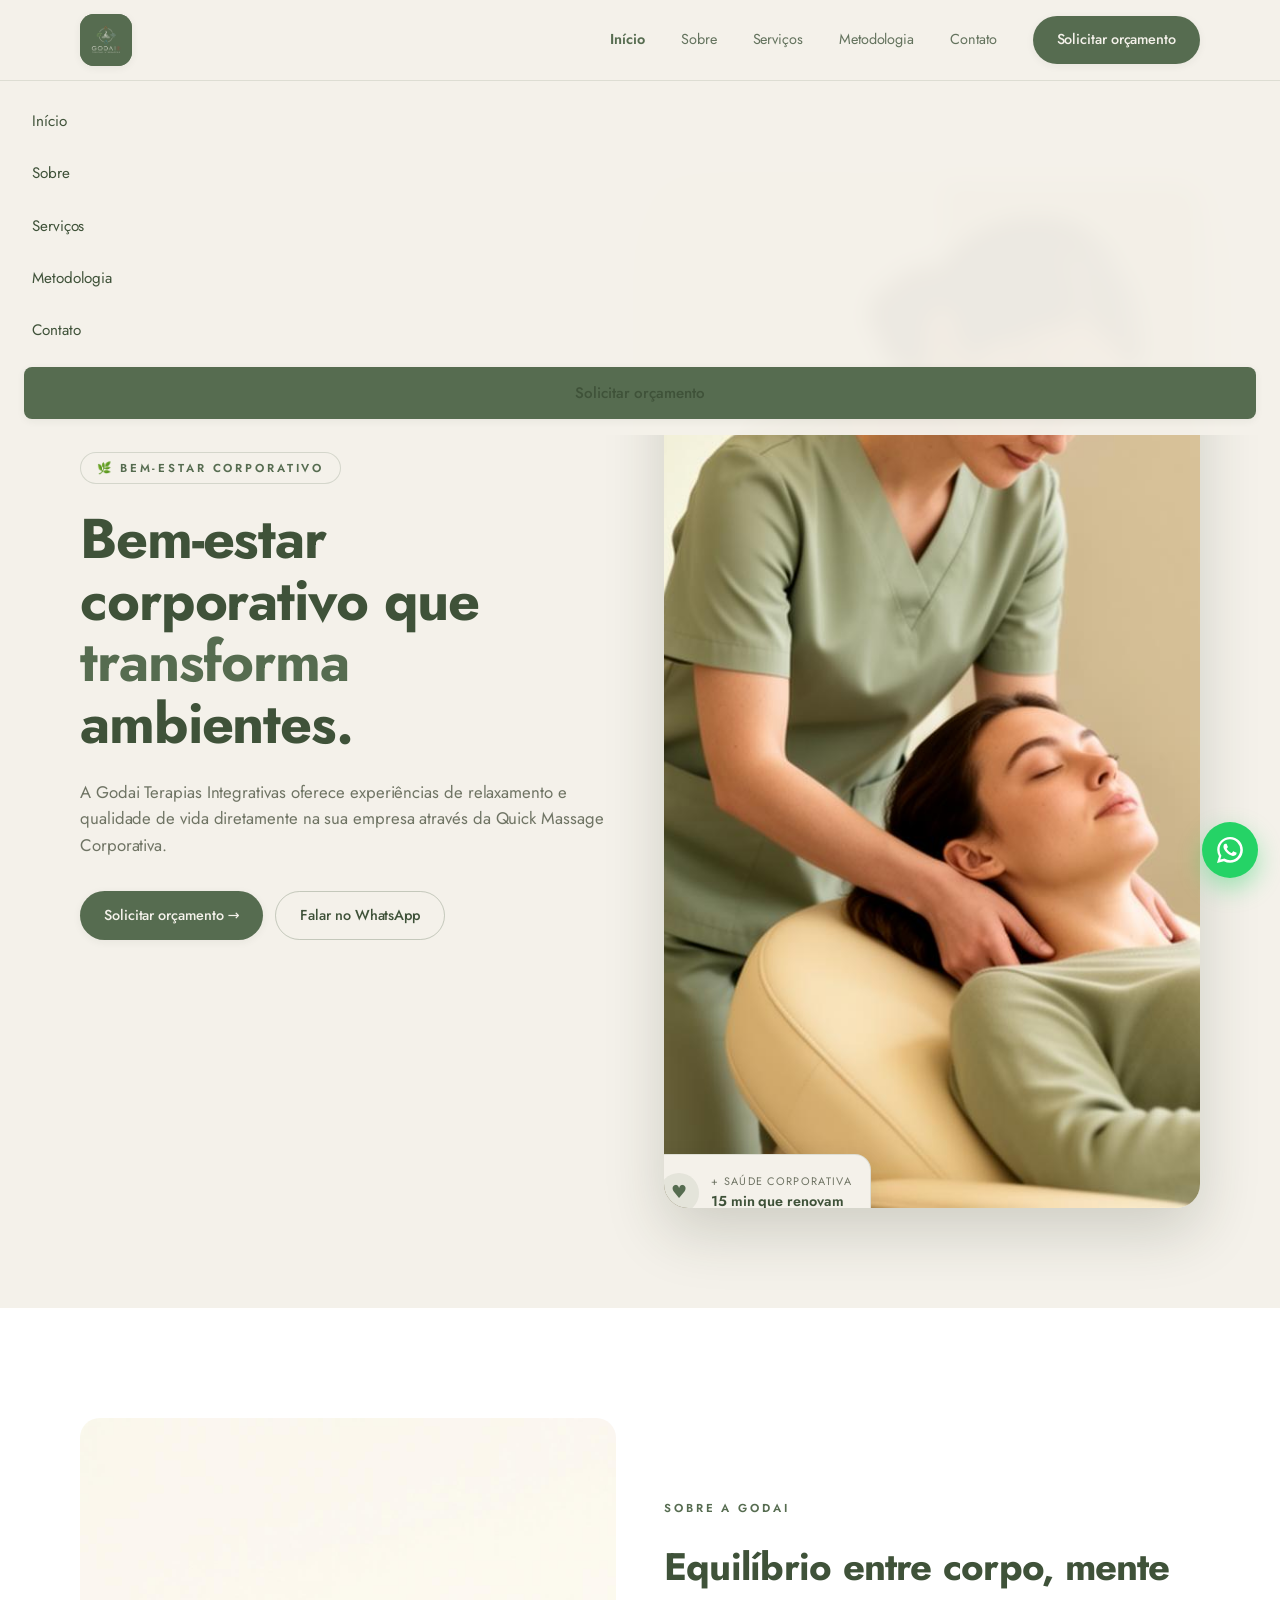
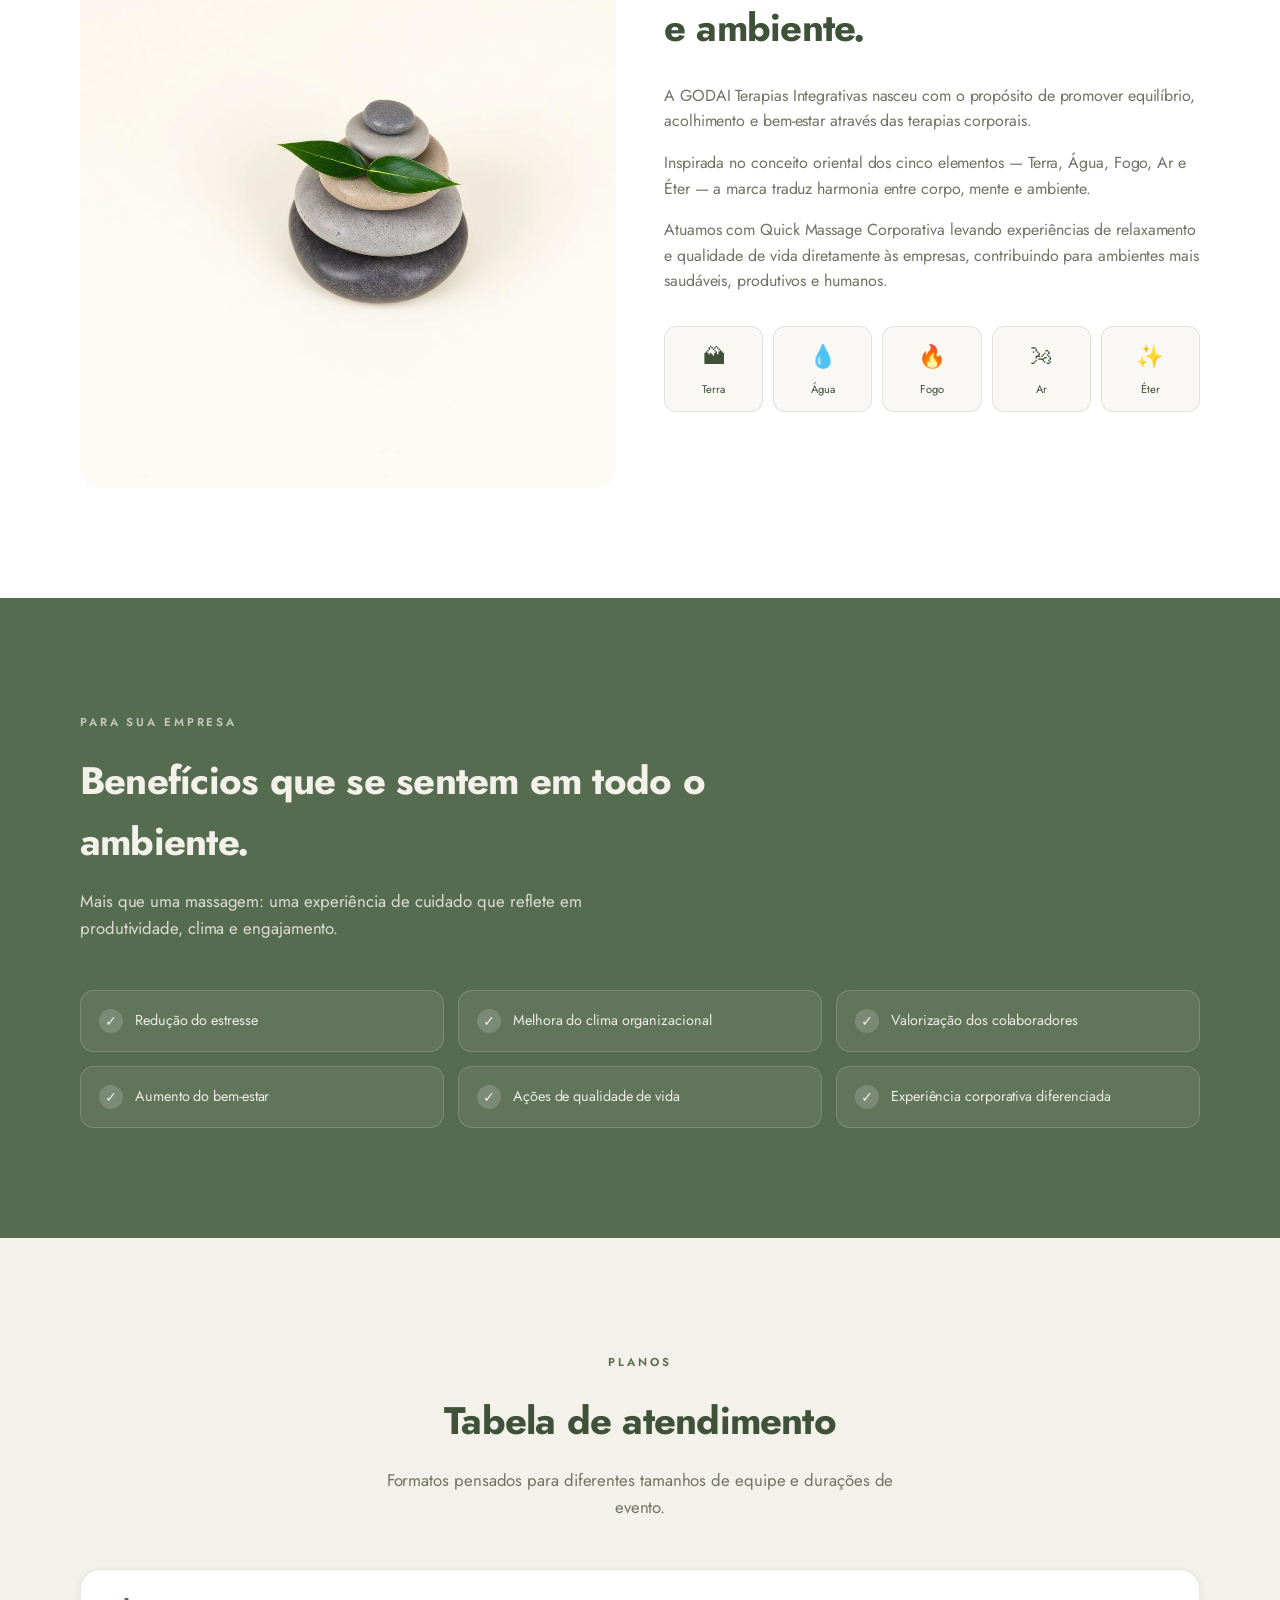
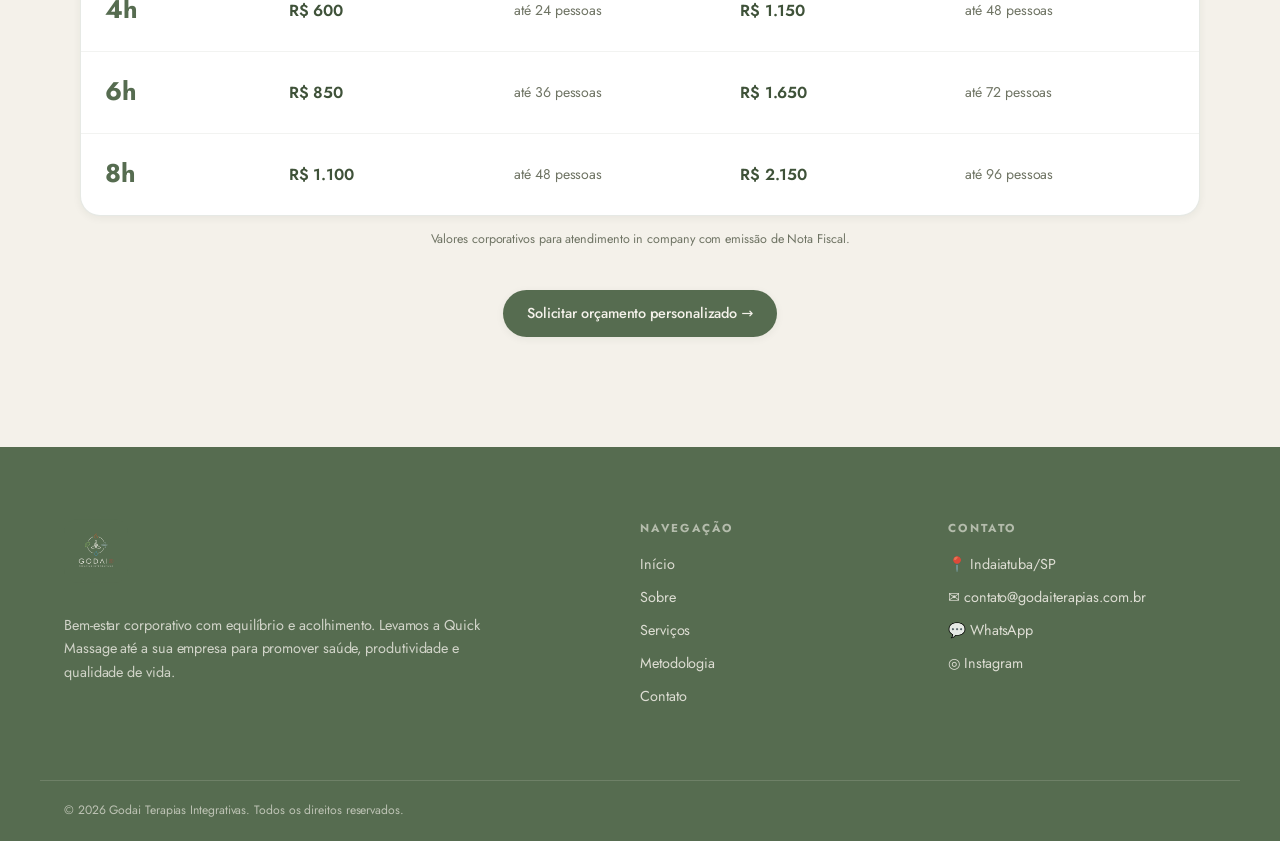
<file: static-version/index.html>
<!doctype html>
<html lang="pt-BR">
<head>
<meta charset="utf-8">
<meta name="viewport" content="width=device-width, initial-scale=1">
<title>Godai Terapias Integrativas — Quick Massage Corporativa em Indaiatuba</title>
<meta name="description" content="Bem-estar corporativo que transforma ambientes. Quick Massage in company para empresas, SIPATs e programas de qualidade de vida.">
<meta name="author" content="Godai Terapias Integrativas">
<meta property="og:title" content="Godai Terapias Integrativas — Quick Massage Corporativa em Indaiatuba">
<meta property="og:description" content="Bem-estar corporativo que transforma ambientes. Quick Massage in company para empresas, SIPATs e programas de qualidade de vida.">
<meta property="og:type" content="website">
<link rel="preconnect" href="https://fonts.googleapis.com">
<link rel="preconnect" href="https://fonts.gstatic.com" crossorigin>
<link rel="stylesheet" href="https://fonts.googleapis.com/css2?family=Jost:wght@300;400;500;600;700&display=swap">
<link rel="stylesheet" href="assets/css/style.css">
<link rel="icon" href="assets/img/godai-logo.png">
</head>
<body>
<header class="site-header" id="siteHeader">
  <div class="container header-inner">
    <a href="index.html" class="logo" aria-label="Godai Terapias Integrativas">
      <span class="logo-frame"><img src="assets/img/godai-logo.png" alt="Godai Terapias Integrativas"></span>
    </a>
    <nav class="nav-desktop">
      <a href="index.html" class="nav-link is-active">Início</a><a href="sobre.html" class="nav-link">Sobre</a><a href="servicos.html" class="nav-link">Serviços</a><a href="metodologia.html" class="nav-link">Metodologia</a><a href="contato.html" class="nav-link">Contato</a>
      <a href="contato.html" class="btn btn-primary btn-pill">Solicitar orçamento</a>
    </nav>
    <button class="nav-toggle" id="navToggle" aria-label="Abrir menu" aria-expanded="false"><span></span><span></span><span></span></button>
  </div>
  <div class="nav-mobile" id="navMobile" hidden>
    <a href="index.html">Início</a><a href="sobre.html">Sobre</a><a href="servicos.html">Serviços</a><a href="metodologia.html">Metodologia</a><a href="contato.html">Contato</a>
    <a href="contato.html" class="btn btn-primary btn-pill">Solicitar orçamento</a>
  </div>
</header>
<main class="site-main">

<section class="hero">
  <div class="container grid grid-2">
    <div class="fade-up">
      <span class="eyebrow eyebrow-pill">🌿 Bem-estar Corporativo</span>
      <h1 style="margin-top: 24px;">Bem-estar corporativo que <em>transforma</em> ambientes.</h1>
      <p class="lead" style="margin-top: 24px;">A Godai Terapias Integrativas oferece experiências de relaxamento e qualidade de vida diretamente na sua empresa através da Quick Massage Corporativa.</p>
      <div style="margin-top: 32px; display: flex; flex-wrap: wrap; gap: 12px;">
        <a href="contato.html" class="btn btn-primary btn-pill">Solicitar orçamento →</a>
        <a href="https://wa.me/5519999999999?text=Ol%C3%A1%21%20Gostaria%20de%20solicitar%20um%20or%C3%A7amento%20para%20Quick%20Massage%20Corporativa." target="_blank" rel="noopener" class="btn btn-outline btn-pill">Falar no WhatsApp</a>
      </div>
    </div>
    <div class="fade-up-d1">
      <div class="hero-img">
        <img src="assets/img/hero-massage.jpg" alt="Sessão de quick massage corporativa em ambiente de escritório" width="1536" height="1024">
        <div class="hero-bubble">
          <span class="dot">♥</span>
          <div>
            <div style="font-size: .68rem; text-transform: uppercase; letter-spacing: .12em; color: var(--muted);">+ saúde corporativa</div>
            <div style="font-weight: 600; color: var(--sage-deep); font-size: .9rem;">15 min que renovam</div>
          </div>
        </div>
      </div>
    </div>
  </div>
</section>

<section class="bg-white">
  <div class="container grid grid-2">
    <div>
      <div style="border-radius: 20px; overflow: hidden; background: var(--cream);">
        <img src="assets/img/about-zen.jpg" alt="Equilíbrio e elementos naturais" loading="lazy" style="aspect-ratio: 4/5; object-fit: cover; width: 100%;">
      </div>
    </div>
    <div>
      <span class="eyebrow">Sobre a Godai</span>
      <h2 style="margin-top: 16px;">Equilíbrio entre corpo, mente e ambiente.</h2>
      <div style="margin-top: 24px; display: flex; flex-direction: column; gap: 16px; color: var(--muted);">
        <p>A GODAI Terapias Integrativas nasceu com o propósito de promover equilíbrio, acolhimento e bem-estar através das terapias corporais.</p>
        <p>Inspirada no conceito oriental dos cinco elementos — Terra, Água, Fogo, Ar e Éter — a marca traduz harmonia entre corpo, mente e ambiente.</p>
        <p>Atuamos com Quick Massage Corporativa levando experiências de relaxamento e qualidade de vida diretamente às empresas, contribuindo para ambientes mais saudáveis, produtivos e humanos.</p>
      </div>
      <div class="elements"><div class="element"><span>🏔</span><span>Terra</span></div><div class="element"><span>💧</span><span>Água</span></div><div class="element"><span>🔥</span><span>Fogo</span></div><div class="element"><span>🌬</span><span>Ar</span></div><div class="element"><span>✨</span><span>Éter</span></div></div>
    </div>
  </div>
</section>

<section class="bg-sage">
  <div class="container">
    <div style="max-width: 640px;">
      <span class="eyebrow on-dark">Para sua empresa</span>
      <h2 style="margin-top: 16px;">Benefícios que se sentem em todo o ambiente.</h2>
      <p class="lead" style="margin-top: 16px;">Mais que uma massagem: uma experiência de cuidado que reflete em produtividade, clima e engajamento.</p>
    </div>
    <div class="benefits"><div class="benefit"><span class="check">✓</span><span>Redução do estresse</span></div><div class="benefit"><span class="check">✓</span><span>Melhora do clima organizacional</span></div><div class="benefit"><span class="check">✓</span><span>Valorização dos colaboradores</span></div><div class="benefit"><span class="check">✓</span><span>Aumento do bem-estar</span></div><div class="benefit"><span class="check">✓</span><span>Ações de qualidade de vida</span></div><div class="benefit"><span class="check">✓</span><span>Experiência corporativa diferenciada</span></div></div>
  </div>
</section>

<section id="planos">
  <div class="container">
    <div class="text-center" style="max-width: 600px; margin: 0 auto;">
      <span class="eyebrow">Planos</span>
      <h2 style="margin-top: 16px;">Tabela de atendimento</h2>
      <p class="lead" style="margin: 16px auto 0;">Formatos pensados para diferentes tamanhos de equipe e durações de evento.</p>
    </div>
    <div class="pricing-card">
      <div class="pricing-head">
        <div>Tempo</div><div>1 Terapeuta</div><div>Capacidade</div><div>2 Terapeutas</div><div>Capacidade</div>
      </div>
      <div class="pricing-row">
      <div><div class="col-label">Tempo</div><div class="time">4h</div></div>
      <div><div class="col-label">1 Terapeuta</div><div class="val">R$ 600</div></div>
      <div><div class="col-label">Capacidade</div><div class="cap">até 24 pessoas</div></div>
      <div><div class="col-label">2 Terapeutas</div><div class="val">R$ 1.150</div></div>
      <div><div class="col-label">Capacidade</div><div class="cap">até 48 pessoas</div></div>
    </div><div class="pricing-row">
      <div><div class="col-label">Tempo</div><div class="time">6h</div></div>
      <div><div class="col-label">1 Terapeuta</div><div class="val">R$ 850</div></div>
      <div><div class="col-label">Capacidade</div><div class="cap">até 36 pessoas</div></div>
      <div><div class="col-label">2 Terapeutas</div><div class="val">R$ 1.650</div></div>
      <div><div class="col-label">Capacidade</div><div class="cap">até 72 pessoas</div></div>
    </div><div class="pricing-row">
      <div><div class="col-label">Tempo</div><div class="time">8h</div></div>
      <div><div class="col-label">1 Terapeuta</div><div class="val">R$ 1.100</div></div>
      <div><div class="col-label">Capacidade</div><div class="cap">até 48 pessoas</div></div>
      <div><div class="col-label">2 Terapeutas</div><div class="val">R$ 2.150</div></div>
      <div><div class="col-label">Capacidade</div><div class="cap">até 96 pessoas</div></div>
    </div>
    </div>
    <p class="pricing-note">Valores corporativos para atendimento in company com emissão de Nota Fiscal.</p>
    <div class="text-center" style="margin-top: 40px;">
      <a href="contato.html" class="btn btn-primary btn-pill">Solicitar orçamento personalizado →</a>
    </div>
  </div>
</section>
</main>
<footer class="site-footer">
  <div class="container footer-grid">
    <div class="footer-brand">
      <span class="logo-frame logo-frame--sage"><img src="assets/img/godai-logo.png" alt="Godai Terapias Integrativas"></span>
      <p>Bem-estar corporativo com equilíbrio e acolhimento. Levamos a Quick Massage até a sua empresa para promover saúde, produtividade e qualidade de vida.</p>
    </div>
    <div>
      <h4>Navegação</h4>
      <ul>
        <li><a href="index.html">Início</a></li>
        <li><a href="sobre.html">Sobre</a></li>
        <li><a href="servicos.html">Serviços</a></li>
        <li><a href="metodologia.html">Metodologia</a></li>
        <li><a href="contato.html">Contato</a></li>
      </ul>
    </div>
    <div>
      <h4>Contato</h4>
      <ul>
        <li>📍 Indaiatuba/SP</li>
        <li>✉ <a href="mailto:contato@godaiterapias.com.br">contato@godaiterapias.com.br</a></li>
        <li>💬 <a href="https://wa.me/5519999999999?text=Ol%C3%A1%21%20Gostaria%20de%20solicitar%20um%20or%C3%A7amento%20para%20Quick%20Massage%20Corporativa." target="_blank" rel="noopener">WhatsApp</a></li>
        <li>◎ <a href="https://instagram.com/godaiterapias" target="_blank" rel="noopener">Instagram</a></li>
      </ul>
    </div>
  </div>
  <div class="footer-bottom container">
    <p>© 2026 Godai Terapias Integrativas. Todos os direitos reservados.</p>
  </div>
</footer>
<a href="https://wa.me/5519999999999?text=Ol%C3%A1%21%20Gostaria%20de%20solicitar%20um%20or%C3%A7amento%20para%20Quick%20Massage%20Corporativa." class="whatsapp-float" target="_blank" rel="noopener" aria-label="Falar no WhatsApp">
  <svg viewBox="0 0 24 24" width="26" height="26" fill="currentColor"><path d="M20.52 3.48A11.93 11.93 0 0 0 12.04 0C5.5 0 .2 5.3.2 11.84a11.78 11.78 0 0 0 1.6 5.94L0 24l6.36-1.66a11.85 11.85 0 0 0 5.68 1.45h.01c6.54 0 11.84-5.3 11.84-11.84 0-3.16-1.23-6.13-3.37-8.47ZM12.05 21.4h-.01a9.55 9.55 0 0 1-4.86-1.33l-.35-.21-3.77.99 1.01-3.67-.23-.38a9.5 9.5 0 0 1-1.46-5.07c0-5.27 4.29-9.55 9.57-9.55 2.55 0 4.95.99 6.76 2.8a9.5 9.5 0 0 1 2.8 6.76c0 5.28-4.29 9.66-9.46 9.66Zm5.46-7.16c-.3-.15-1.77-.87-2.05-.97-.27-.1-.47-.15-.67.15s-.77.97-.94 1.17c-.17.2-.35.22-.65.07s-1.27-.47-2.42-1.5c-.9-.8-1.5-1.79-1.68-2.09-.17-.3-.02-.46.13-.61.13-.13.3-.35.45-.52.15-.17.2-.3.3-.5.1-.2.05-.37-.02-.52-.07-.15-.67-1.62-.92-2.22-.24-.58-.49-.5-.67-.51l-.57-.01a1.1 1.1 0 0 0-.8.37c-.27.3-1.04 1.02-1.04 2.49s1.07 2.89 1.22 3.09c.15.2 2.1 3.2 5.08 4.49.71.31 1.26.49 1.69.63.71.23 1.36.2 1.87.12.57-.08 1.77-.72 2.02-1.42.25-.7.25-1.3.17-1.42-.07-.12-.27-.2-.57-.35Z"/></svg>
</a>
<script src="assets/js/main.js"></script>
</body>
</html>
</file>
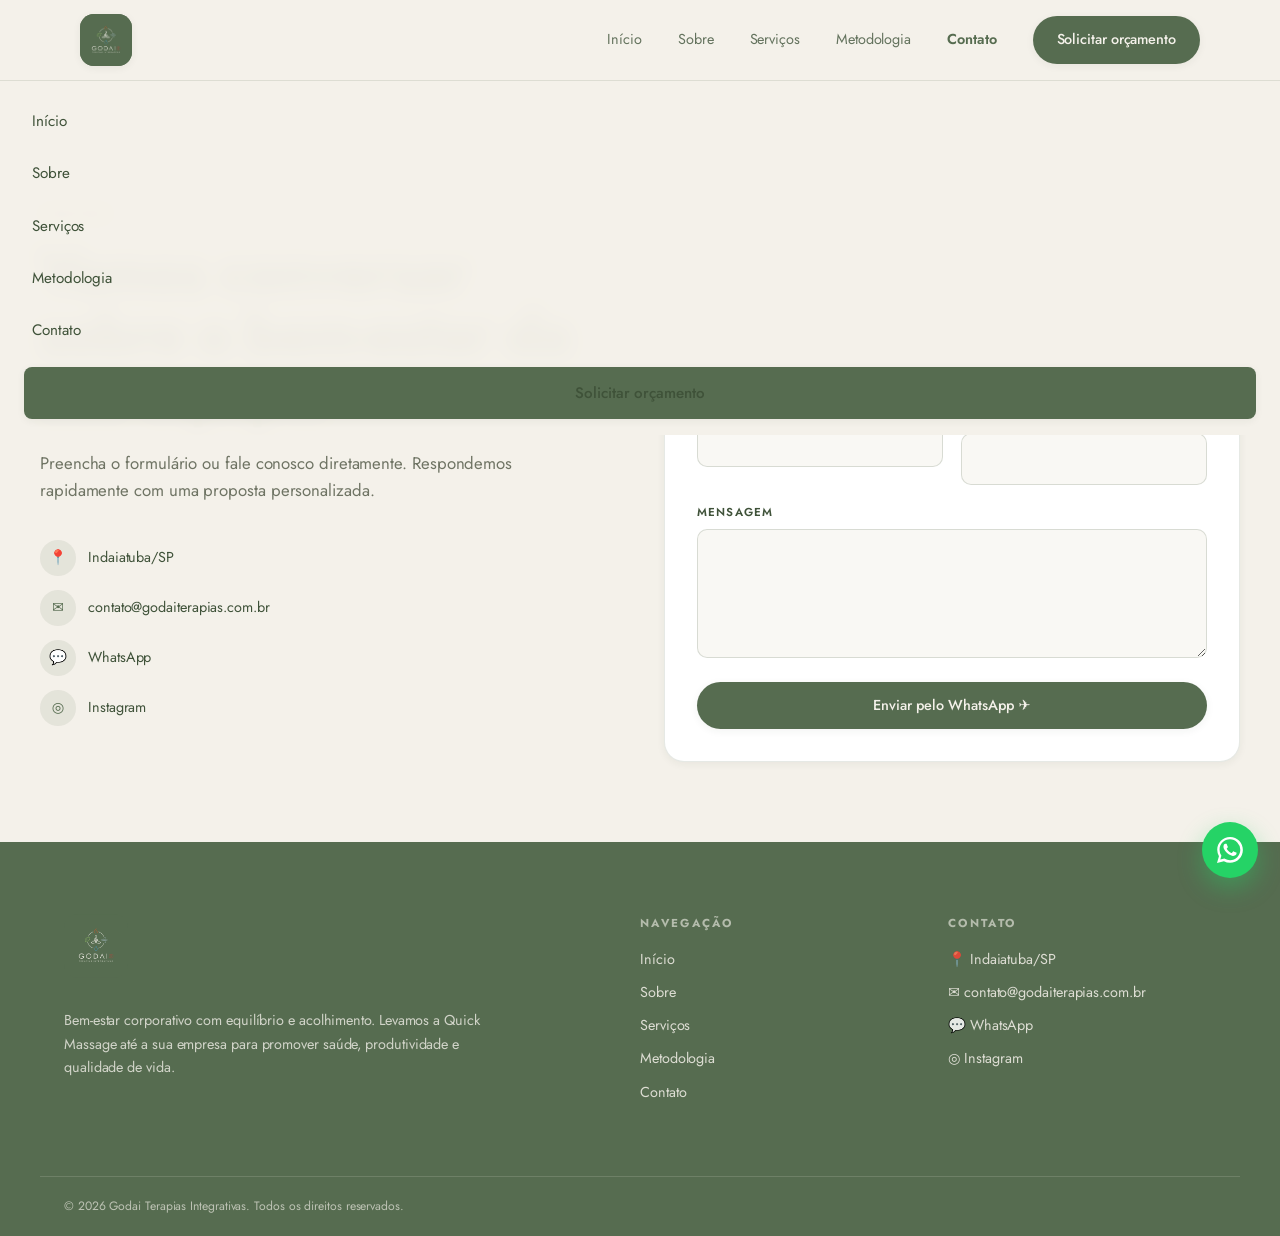
<file: static-version/contato.html>
<!doctype html>
<html lang="pt-BR">
<head>
<meta charset="utf-8">
<meta name="viewport" content="width=device-width, initial-scale=1">
<title>Contato — Solicite um orçamento | Godai</title>
<meta name="description" content="Fale com a Godai Terapias Integrativas e leve a Quick Massage Corporativa para a sua empresa em Indaiatuba/SP e região.">
<meta name="author" content="Godai Terapias Integrativas">
<meta property="og:title" content="Contato — Solicite um orçamento | Godai">
<meta property="og:description" content="Fale com a Godai Terapias Integrativas e leve a Quick Massage Corporativa para a sua empresa em Indaiatuba/SP e região.">
<meta property="og:type" content="website">
<link rel="preconnect" href="https://fonts.googleapis.com">
<link rel="preconnect" href="https://fonts.gstatic.com" crossorigin>
<link rel="stylesheet" href="https://fonts.googleapis.com/css2?family=Jost:wght@300;400;500;600;700&display=swap">
<link rel="stylesheet" href="assets/css/style.css">
<link rel="icon" href="assets/img/godai-logo.png">
</head>
<body>
<header class="site-header" id="siteHeader">
  <div class="container header-inner">
    <a href="index.html" class="logo" aria-label="Godai Terapias Integrativas">
      <span class="logo-frame"><img src="assets/img/godai-logo.png" alt="Godai Terapias Integrativas"></span>
    </a>
    <nav class="nav-desktop">
      <a href="index.html" class="nav-link">Início</a><a href="sobre.html" class="nav-link">Sobre</a><a href="servicos.html" class="nav-link">Serviços</a><a href="metodologia.html" class="nav-link">Metodologia</a><a href="contato.html" class="nav-link is-active">Contato</a>
      <a href="contato.html" class="btn btn-primary btn-pill">Solicitar orçamento</a>
    </nav>
    <button class="nav-toggle" id="navToggle" aria-label="Abrir menu" aria-expanded="false"><span></span><span></span><span></span></button>
  </div>
  <div class="nav-mobile" id="navMobile" hidden>
    <a href="index.html">Início</a><a href="sobre.html">Sobre</a><a href="servicos.html">Serviços</a><a href="metodologia.html">Metodologia</a><a href="contato.html">Contato</a>
    <a href="contato.html" class="btn btn-primary btn-pill">Solicitar orçamento</a>
  </div>
</header>
<main class="site-main">

<section class="container" style="padding:80px 0;">
  <div class="grid grid-2">
    <div>
      <span class="eyebrow">Contato</span>
      <h1 style="margin-top:16px;">Vamos conversar sobre o bem-estar da sua equipe.</h1>
      <p class="lead" style="margin-top:24px;">Preencha o formulário ou fale conosco diretamente. Respondemos rapidamente com uma proposta personalizada.</p>
      <ul class="contact-info">
        <li class="line"><span class="ico">📍</span> Indaiatuba/SP</li>
        <li class="line"><span class="ico">✉</span> <a href="mailto:contato@godaiterapias.com.br">contato@godaiterapias.com.br</a></li>
        <li class="line"><span class="ico">💬</span> <a href="https://wa.me/5519999999999?text=Ol%C3%A1%21%20Gostaria%20de%20solicitar%20um%20or%C3%A7amento%20para%20Quick%20Massage%20Corporativa." target="_blank" rel="noopener">WhatsApp</a></li>
        <li class="line"><span class="ico">◎</span> <a href="https://instagram.com/godaiterapias" target="_blank" rel="noopener">Instagram</a></li>
      </ul>
    </div>
    <form class="contact-card" id="contactForm" onsubmit="return enviarWhatsApp(event)">
      <div class="field"><label>Nome</label><input type="text" name="nome" maxlength="100" required></div>
      <div class="field"><label>Empresa</label><input type="text" name="empresa" maxlength="120" required></div>
      <div class="field-row">
        <div class="field"><label>Telefone</label><input type="tel" name="telefone" maxlength="20" required></div>
        <div class="field"><label>E-mail</label><input type="email" name="email" maxlength="150" required></div>
      </div>
      <div class="field" style="margin-top:18px;">
        <label>Mensagem</label>
        <textarea name="mensagem" rows="4" maxlength="1000" required></textarea>
      </div>
      <button type="submit" class="btn btn-primary btn-pill" style="margin-top:24px;width:100%;justify-content:center;">Enviar pelo WhatsApp ✈</button>
    </form>
  </div>
</section>
<script>
function enviarWhatsApp(e){
  e.preventDefault();
  const f = e.target;
  const txt = `Olá! Gostaria de solicitar um orçamento para Quick Massage Corporativa.\n\nNome: ${f.nome.value}\nEmpresa: ${f.empresa.value}\nTelefone: ${f.telefone.value}\nE-mail: ${f.email.value}\n\nMensagem: ${f.mensagem.value}`;
  window.open('https://wa.me/5519999999999?text=' + encodeURIComponent(txt), '_blank');
  return false;
}
</script>
</main>
<footer class="site-footer">
  <div class="container footer-grid">
    <div class="footer-brand">
      <span class="logo-frame logo-frame--sage"><img src="assets/img/godai-logo.png" alt="Godai Terapias Integrativas"></span>
      <p>Bem-estar corporativo com equilíbrio e acolhimento. Levamos a Quick Massage até a sua empresa para promover saúde, produtividade e qualidade de vida.</p>
    </div>
    <div>
      <h4>Navegação</h4>
      <ul>
        <li><a href="index.html">Início</a></li>
        <li><a href="sobre.html">Sobre</a></li>
        <li><a href="servicos.html">Serviços</a></li>
        <li><a href="metodologia.html">Metodologia</a></li>
        <li><a href="contato.html">Contato</a></li>
      </ul>
    </div>
    <div>
      <h4>Contato</h4>
      <ul>
        <li>📍 Indaiatuba/SP</li>
        <li>✉ <a href="mailto:contato@godaiterapias.com.br">contato@godaiterapias.com.br</a></li>
        <li>💬 <a href="https://wa.me/5519999999999?text=Ol%C3%A1%21%20Gostaria%20de%20solicitar%20um%20or%C3%A7amento%20para%20Quick%20Massage%20Corporativa." target="_blank" rel="noopener">WhatsApp</a></li>
        <li>◎ <a href="https://instagram.com/godaiterapias" target="_blank" rel="noopener">Instagram</a></li>
      </ul>
    </div>
  </div>
  <div class="footer-bottom container">
    <p>© 2026 Godai Terapias Integrativas. Todos os direitos reservados.</p>
  </div>
</footer>
<a href="https://wa.me/5519999999999?text=Ol%C3%A1%21%20Gostaria%20de%20solicitar%20um%20or%C3%A7amento%20para%20Quick%20Massage%20Corporativa." class="whatsapp-float" target="_blank" rel="noopener" aria-label="Falar no WhatsApp">
  <svg viewBox="0 0 24 24" width="26" height="26" fill="currentColor"><path d="M20.52 3.48A11.93 11.93 0 0 0 12.04 0C5.5 0 .2 5.3.2 11.84a11.78 11.78 0 0 0 1.6 5.94L0 24l6.36-1.66a11.85 11.85 0 0 0 5.68 1.45h.01c6.54 0 11.84-5.3 11.84-11.84 0-3.16-1.23-6.13-3.37-8.47ZM12.05 21.4h-.01a9.55 9.55 0 0 1-4.86-1.33l-.35-.21-3.77.99 1.01-3.67-.23-.38a9.5 9.5 0 0 1-1.46-5.07c0-5.27 4.29-9.55 9.57-9.55 2.55 0 4.95.99 6.76 2.8a9.5 9.5 0 0 1 2.8 6.76c0 5.28-4.29 9.66-9.46 9.66Zm5.46-7.16c-.3-.15-1.77-.87-2.05-.97-.27-.1-.47-.15-.67.15s-.77.97-.94 1.17c-.17.2-.35.22-.65.07s-1.27-.47-2.42-1.5c-.9-.8-1.5-1.79-1.68-2.09-.17-.3-.02-.46.13-.61.13-.13.3-.35.45-.52.15-.17.2-.3.3-.5.1-.2.05-.37-.02-.52-.07-.15-.67-1.62-.92-2.22-.24-.58-.49-.5-.67-.51l-.57-.01a1.1 1.1 0 0 0-.8.37c-.27.3-1.04 1.02-1.04 2.49s1.07 2.89 1.22 3.09c.15.2 2.1 3.2 5.08 4.49.71.31 1.26.49 1.69.63.71.23 1.36.2 1.87.12.57-.08 1.77-.72 2.02-1.42.25-.7.25-1.3.17-1.42-.07-.12-.27-.2-.57-.35Z"/></svg>
</a>
<script src="assets/js/main.js"></script>
</body>
</html>
</file>
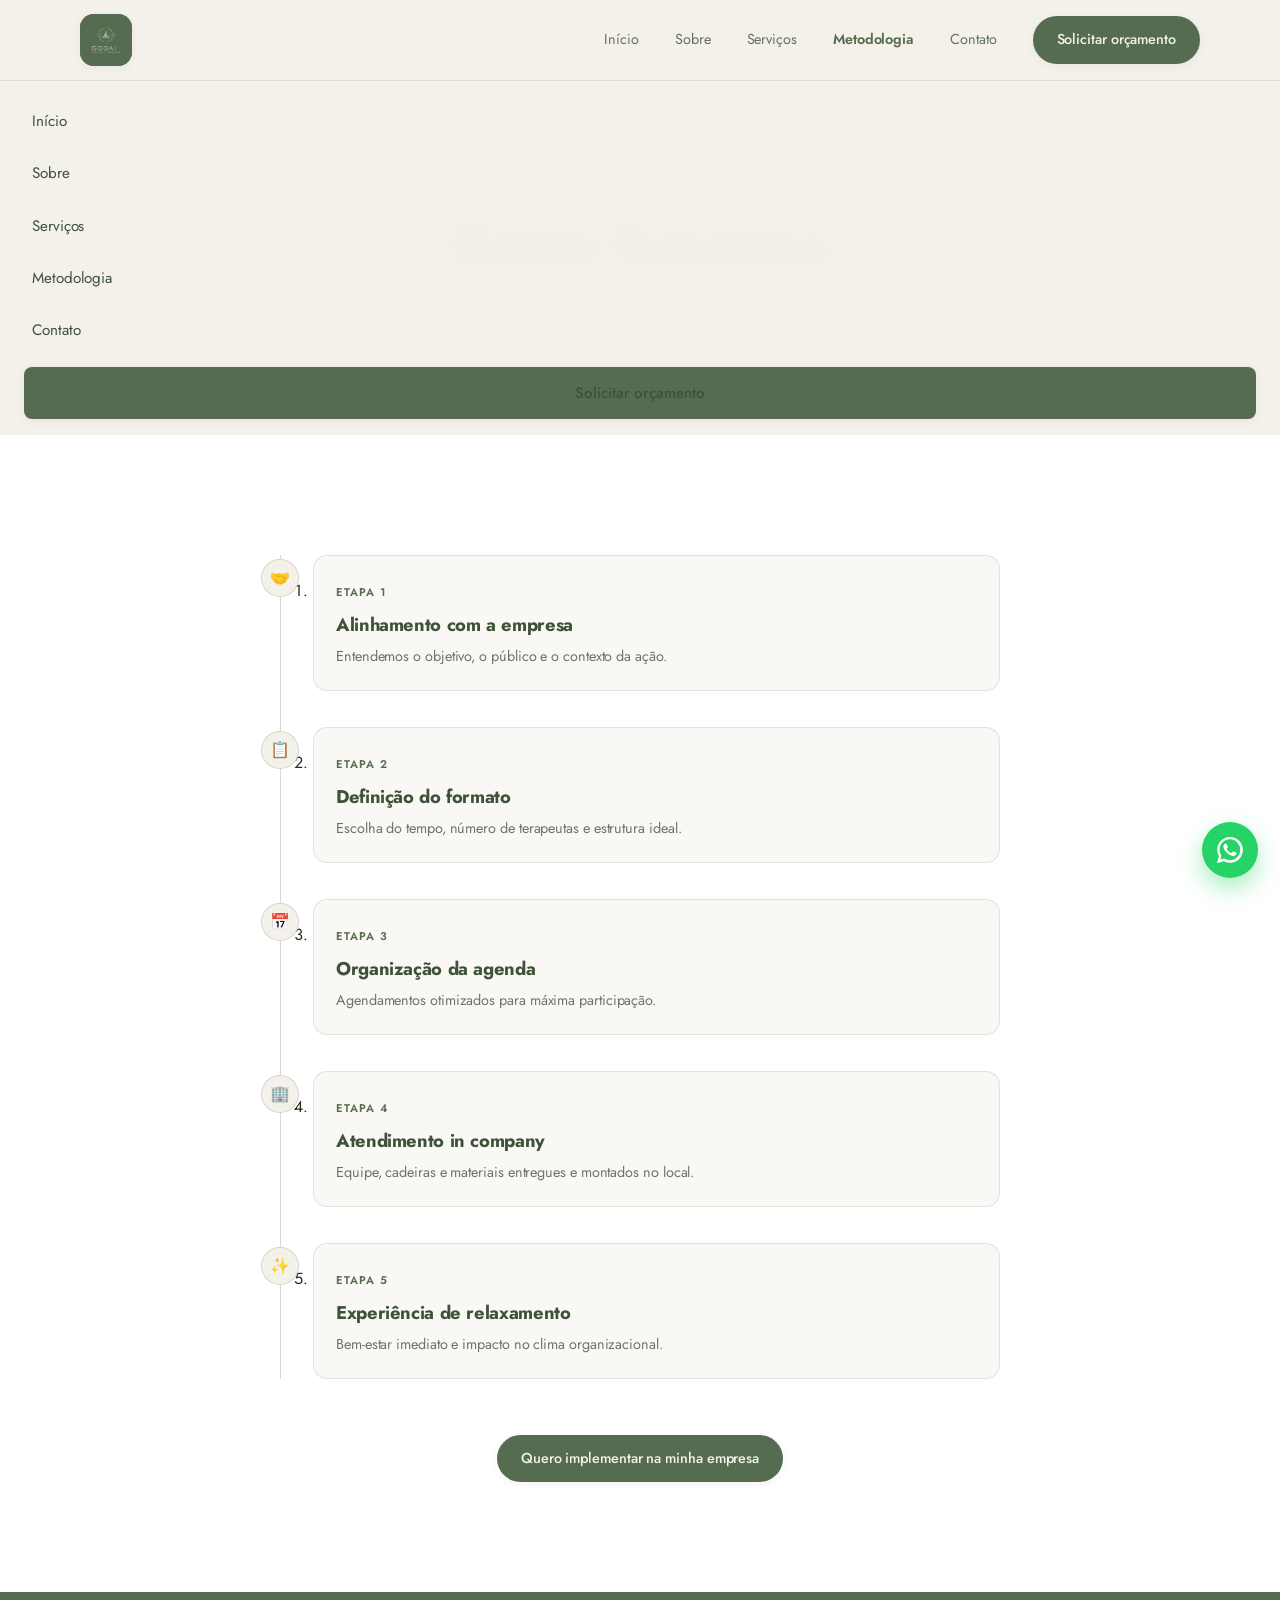
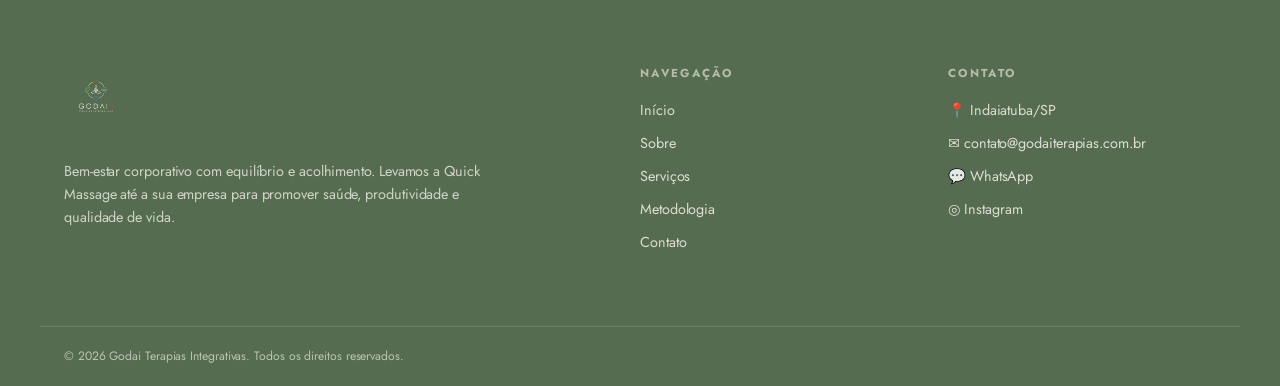
<file: static-version/metodologia.html>
<!doctype html>
<html lang="pt-BR">
<head>
<meta charset="utf-8">
<meta name="viewport" content="width=device-width, initial-scale=1">
<title>Metodologia — Como funciona | Godai</title>
<meta name="description" content="Etapas para levar a Quick Massage Corporativa até a sua empresa, do alinhamento ao atendimento.">
<meta name="author" content="Godai Terapias Integrativas">
<meta property="og:title" content="Metodologia — Como funciona | Godai">
<meta property="og:description" content="Etapas para levar a Quick Massage Corporativa até a sua empresa, do alinhamento ao atendimento.">
<meta property="og:type" content="website">
<link rel="preconnect" href="https://fonts.googleapis.com">
<link rel="preconnect" href="https://fonts.gstatic.com" crossorigin>
<link rel="stylesheet" href="https://fonts.googleapis.com/css2?family=Jost:wght@300;400;500;600;700&display=swap">
<link rel="stylesheet" href="assets/css/style.css">
<link rel="icon" href="assets/img/godai-logo.png">
</head>
<body>
<header class="site-header" id="siteHeader">
  <div class="container header-inner">
    <a href="index.html" class="logo" aria-label="Godai Terapias Integrativas">
      <span class="logo-frame"><img src="assets/img/godai-logo.png" alt="Godai Terapias Integrativas"></span>
    </a>
    <nav class="nav-desktop">
      <a href="index.html" class="nav-link">Início</a><a href="sobre.html" class="nav-link">Sobre</a><a href="servicos.html" class="nav-link">Serviços</a><a href="metodologia.html" class="nav-link is-active">Metodologia</a><a href="contato.html" class="nav-link">Contato</a>
      <a href="contato.html" class="btn btn-primary btn-pill">Solicitar orçamento</a>
    </nav>
    <button class="nav-toggle" id="navToggle" aria-label="Abrir menu" aria-expanded="false"><span></span><span></span><span></span></button>
  </div>
  <div class="nav-mobile" id="navMobile" hidden>
    <a href="index.html">Início</a><a href="sobre.html">Sobre</a><a href="servicos.html">Serviços</a><a href="metodologia.html">Metodologia</a><a href="contato.html">Contato</a>
    <a href="contato.html" class="btn btn-primary btn-pill">Solicitar orçamento</a>
  </div>
</header>
<main class="site-main">

<section class="page-hero container">
  <span class="eyebrow">Metodologia</span>
  <h1 style="margin-top:24px;">Como funciona</h1>
  <p>Um processo simples, fluido e cuidadosamente desenhado para que a sua empresa viva uma experiência de bem-estar do começo ao fim.</p>
</section>
<section class="bg-white">
  <div class="container">
    <ol class="timeline"><li class="timeline-item"><span class="marker">🤝</span><div class="body"><span class="step">Etapa 1</span><h3>Alinhamento com a empresa</h3><p>Entendemos o objetivo, o público e o contexto da ação.</p></div></li><li class="timeline-item"><span class="marker">📋</span><div class="body"><span class="step">Etapa 2</span><h3>Definição do formato</h3><p>Escolha do tempo, número de terapeutas e estrutura ideal.</p></div></li><li class="timeline-item"><span class="marker">📅</span><div class="body"><span class="step">Etapa 3</span><h3>Organização da agenda</h3><p>Agendamentos otimizados para máxima participação.</p></div></li><li class="timeline-item"><span class="marker">🏢</span><div class="body"><span class="step">Etapa 4</span><h3>Atendimento in company</h3><p>Equipe, cadeiras e materiais entregues e montados no local.</p></div></li><li class="timeline-item"><span class="marker">✨</span><div class="body"><span class="step">Etapa 5</span><h3>Experiência de relaxamento</h3><p>Bem-estar imediato e impacto no clima organizacional.</p></div></li></ol>
    <div class="text-center" style="margin-top:56px;">
      <a href="contato.html" class="btn btn-primary btn-pill">Quero implementar na minha empresa</a>
    </div>
  </div>
</section>
</main>
<footer class="site-footer">
  <div class="container footer-grid">
    <div class="footer-brand">
      <span class="logo-frame logo-frame--sage"><img src="assets/img/godai-logo.png" alt="Godai Terapias Integrativas"></span>
      <p>Bem-estar corporativo com equilíbrio e acolhimento. Levamos a Quick Massage até a sua empresa para promover saúde, produtividade e qualidade de vida.</p>
    </div>
    <div>
      <h4>Navegação</h4>
      <ul>
        <li><a href="index.html">Início</a></li>
        <li><a href="sobre.html">Sobre</a></li>
        <li><a href="servicos.html">Serviços</a></li>
        <li><a href="metodologia.html">Metodologia</a></li>
        <li><a href="contato.html">Contato</a></li>
      </ul>
    </div>
    <div>
      <h4>Contato</h4>
      <ul>
        <li>📍 Indaiatuba/SP</li>
        <li>✉ <a href="mailto:contato@godaiterapias.com.br">contato@godaiterapias.com.br</a></li>
        <li>💬 <a href="https://wa.me/5519999999999?text=Ol%C3%A1%21%20Gostaria%20de%20solicitar%20um%20or%C3%A7amento%20para%20Quick%20Massage%20Corporativa." target="_blank" rel="noopener">WhatsApp</a></li>
        <li>◎ <a href="https://instagram.com/godaiterapias" target="_blank" rel="noopener">Instagram</a></li>
      </ul>
    </div>
  </div>
  <div class="footer-bottom container">
    <p>© 2026 Godai Terapias Integrativas. Todos os direitos reservados.</p>
  </div>
</footer>
<a href="https://wa.me/5519999999999?text=Ol%C3%A1%21%20Gostaria%20de%20solicitar%20um%20or%C3%A7amento%20para%20Quick%20Massage%20Corporativa." class="whatsapp-float" target="_blank" rel="noopener" aria-label="Falar no WhatsApp">
  <svg viewBox="0 0 24 24" width="26" height="26" fill="currentColor"><path d="M20.52 3.48A11.93 11.93 0 0 0 12.04 0C5.5 0 .2 5.3.2 11.84a11.78 11.78 0 0 0 1.6 5.94L0 24l6.36-1.66a11.85 11.85 0 0 0 5.68 1.45h.01c6.54 0 11.84-5.3 11.84-11.84 0-3.16-1.23-6.13-3.37-8.47ZM12.05 21.4h-.01a9.55 9.55 0 0 1-4.86-1.33l-.35-.21-3.77.99 1.01-3.67-.23-.38a9.5 9.5 0 0 1-1.46-5.07c0-5.27 4.29-9.55 9.57-9.55 2.55 0 4.95.99 6.76 2.8a9.5 9.5 0 0 1 2.8 6.76c0 5.28-4.29 9.66-9.46 9.66Zm5.46-7.16c-.3-.15-1.77-.87-2.05-.97-.27-.1-.47-.15-.67.15s-.77.97-.94 1.17c-.17.2-.35.22-.65.07s-1.27-.47-2.42-1.5c-.9-.8-1.5-1.79-1.68-2.09-.17-.3-.02-.46.13-.61.13-.13.3-.35.45-.52.15-.17.2-.3.3-.5.1-.2.05-.37-.02-.52-.07-.15-.67-1.62-.92-2.22-.24-.58-.49-.5-.67-.51l-.57-.01a1.1 1.1 0 0 0-.8.37c-.27.3-1.04 1.02-1.04 2.49s1.07 2.89 1.22 3.09c.15.2 2.1 3.2 5.08 4.49.71.31 1.26.49 1.69.63.71.23 1.36.2 1.87.12.57-.08 1.77-.72 2.02-1.42.25-.7.25-1.3.17-1.42-.07-.12-.27-.2-.57-.35Z"/></svg>
</a>
<script src="assets/js/main.js"></script>
</body>
</html>
</file>
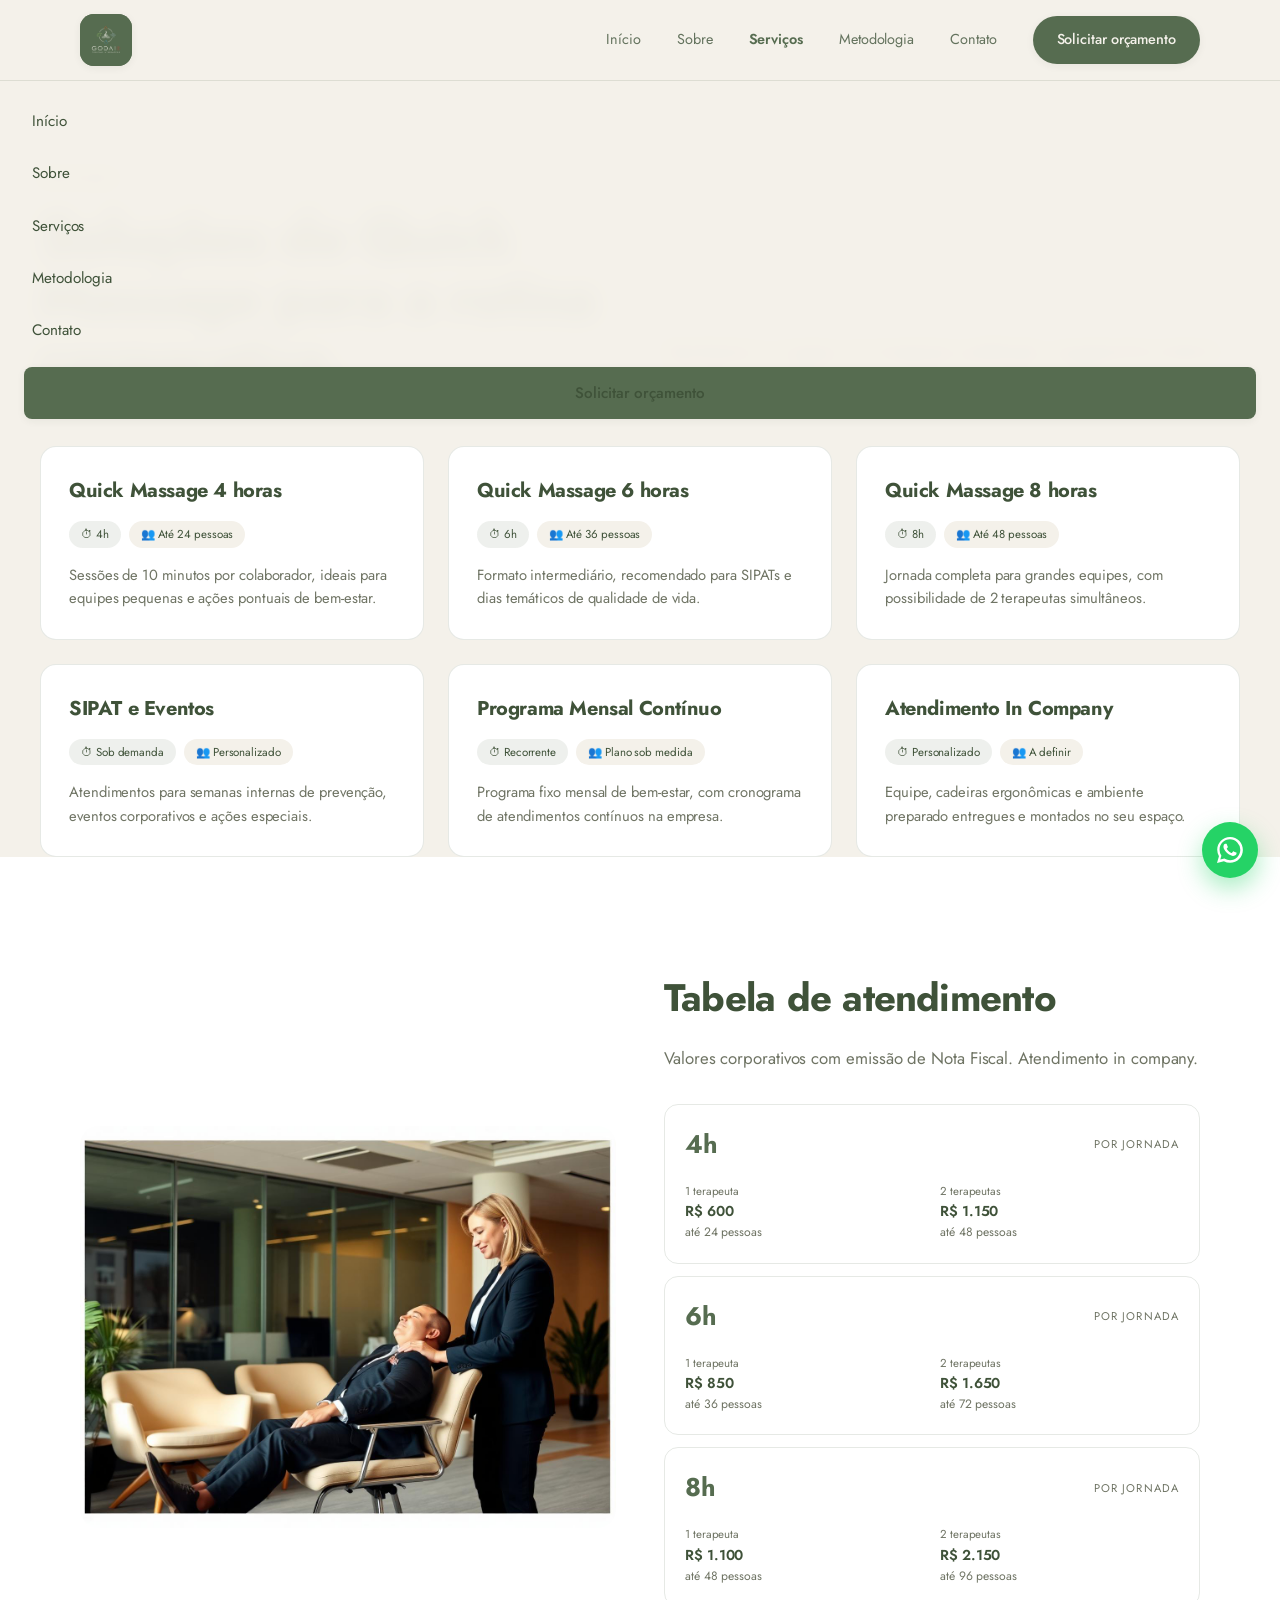
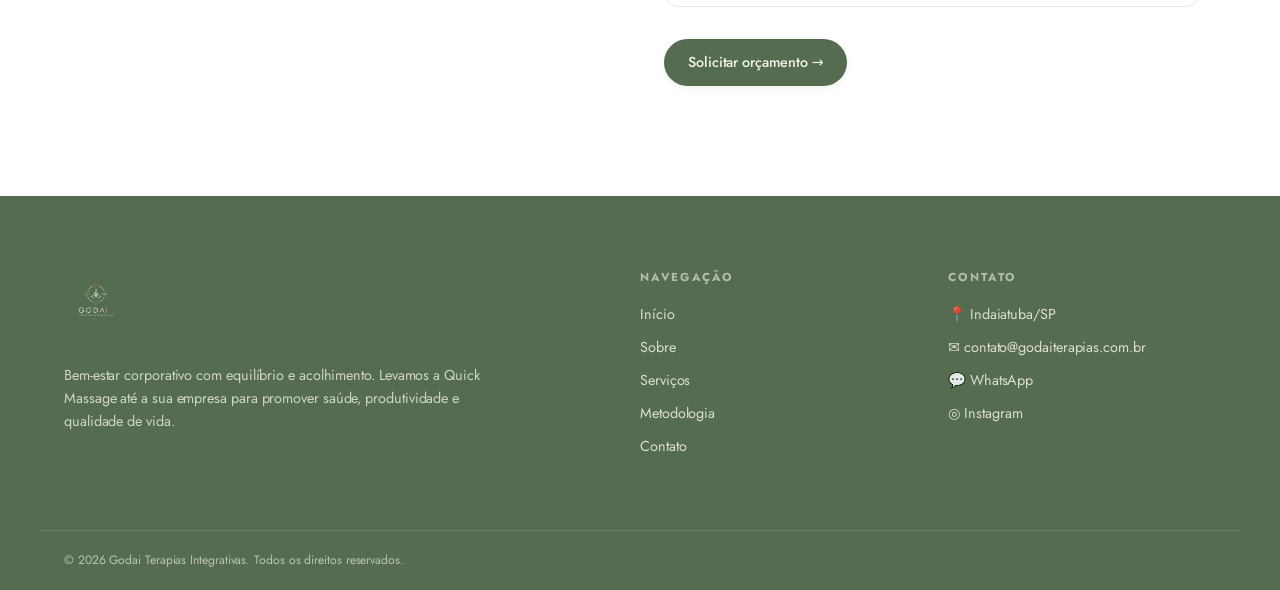
<file: static-version/servicos.html>
<!doctype html>
<html lang="pt-BR">
<head>
<meta charset="utf-8">
<meta name="viewport" content="width=device-width, initial-scale=1">
<title>Serviços — Quick Massage Corporativa | Godai</title>
<meta name="description" content="Quick Massage Corporativa de 4h, 6h e 8h, SIPATs, eventos e planos mensais para empresas.">
<meta name="author" content="Godai Terapias Integrativas">
<meta property="og:title" content="Serviços — Quick Massage Corporativa | Godai">
<meta property="og:description" content="Quick Massage Corporativa de 4h, 6h e 8h, SIPATs, eventos e planos mensais para empresas.">
<meta property="og:type" content="website">
<link rel="preconnect" href="https://fonts.googleapis.com">
<link rel="preconnect" href="https://fonts.gstatic.com" crossorigin>
<link rel="stylesheet" href="https://fonts.googleapis.com/css2?family=Jost:wght@300;400;500;600;700&display=swap">
<link rel="stylesheet" href="assets/css/style.css">
<link rel="icon" href="assets/img/godai-logo.png">
</head>
<body>
<header class="site-header" id="siteHeader">
  <div class="container header-inner">
    <a href="index.html" class="logo" aria-label="Godai Terapias Integrativas">
      <span class="logo-frame"><img src="assets/img/godai-logo.png" alt="Godai Terapias Integrativas"></span>
    </a>
    <nav class="nav-desktop">
      <a href="index.html" class="nav-link">Início</a><a href="sobre.html" class="nav-link">Sobre</a><a href="servicos.html" class="nav-link is-active">Serviços</a><a href="metodologia.html" class="nav-link">Metodologia</a><a href="contato.html" class="nav-link">Contato</a>
      <a href="contato.html" class="btn btn-primary btn-pill">Solicitar orçamento</a>
    </nav>
    <button class="nav-toggle" id="navToggle" aria-label="Abrir menu" aria-expanded="false"><span></span><span></span><span></span></button>
  </div>
  <div class="nav-mobile" id="navMobile" hidden>
    <a href="index.html">Início</a><a href="sobre.html">Sobre</a><a href="servicos.html">Serviços</a><a href="metodologia.html">Metodologia</a><a href="contato.html">Contato</a>
    <a href="contato.html" class="btn btn-primary btn-pill">Solicitar orçamento</a>
  </div>
</header>
<main class="site-main">

<section class="container" style="padding:80px 0 0;">
  <div class="grid grid-2" style="align-items:end;">
    <div><span class="eyebrow">Serviços</span>
      <h1 style="margin-top:16px;">Soluções de Quick Massage para a rotina corporativa.</h1></div>
    <p class="lead">Atendimento in company com terapeutas qualificados, equipamentos próprios e formato sob medida para o seu evento ou programa contínuo.</p>
  </div>
  <div class="grid grid-3" style="margin-top:56px;"><article class="card">
      <h3>Quick Massage 4 horas</h3>
      <div class="card-tags">
        <span class="tag">⏱ 4h</span>
        <span class="tag cream">👥 Até 24 pessoas</span>
      </div>
      <p>Sessões de 10 minutos por colaborador, ideais para equipes pequenas e ações pontuais de bem-estar.</p>
    </article><article class="card">
      <h3>Quick Massage 6 horas</h3>
      <div class="card-tags">
        <span class="tag">⏱ 6h</span>
        <span class="tag cream">👥 Até 36 pessoas</span>
      </div>
      <p>Formato intermediário, recomendado para SIPATs e dias temáticos de qualidade de vida.</p>
    </article><article class="card">
      <h3>Quick Massage 8 horas</h3>
      <div class="card-tags">
        <span class="tag">⏱ 8h</span>
        <span class="tag cream">👥 Até 48 pessoas</span>
      </div>
      <p>Jornada completa para grandes equipes, com possibilidade de 2 terapeutas simultâneos.</p>
    </article><article class="card">
      <h3>SIPAT e Eventos</h3>
      <div class="card-tags">
        <span class="tag">⏱ Sob demanda</span>
        <span class="tag cream">👥 Personalizado</span>
      </div>
      <p>Atendimentos para semanas internas de prevenção, eventos corporativos e ações especiais.</p>
    </article><article class="card">
      <h3>Programa Mensal Contínuo</h3>
      <div class="card-tags">
        <span class="tag">⏱ Recorrente</span>
        <span class="tag cream">👥 Plano sob medida</span>
      </div>
      <p>Programa fixo mensal de bem-estar, com cronograma de atendimentos contínuos na empresa.</p>
    </article><article class="card">
      <h3>Atendimento In Company</h3>
      <div class="card-tags">
        <span class="tag">⏱ Personalizado</span>
        <span class="tag cream">👥 A definir</span>
      </div>
      <p>Equipe, cadeiras ergonômicas e ambiente preparado entregues e montados no seu espaço.</p>
    </article></div>
</section>
<section class="bg-white">
  <div class="container grid grid-2">
    <div style="border-radius:20px;overflow:hidden;">
      <img src="assets/img/services-corporate.jpg" alt="Atendimento corporativo" loading="lazy" style="aspect-ratio:4/3;object-fit:cover;width:100%;">
    </div>
    <div>
      <h2>Tabela de atendimento</h2>
      <p class="lead" style="margin-top:16px;">Valores corporativos com emissão de Nota Fiscal. Atendimento in company.</p>
      <div style="margin-top:32px;display:flex;flex-direction:column;gap:12px;"><div style="border:1px solid var(--border);border-radius:14px;padding:20px;">
      <div style="display:flex;justify-content:space-between;align-items:center;">
        <p style="font-size:1.6rem;font-weight:700;color:var(--sage);">4h</p>
        <span style="font-size:.7rem;text-transform:uppercase;letter-spacing:.1em;color:var(--muted);">por jornada</span>
      </div>
      <div style="margin-top:16px;display:grid;grid-template-columns:1fr 1fr;gap:16px;font-size:.9rem;">
        <div><div style="font-size:.72rem;color:var(--muted);">1 terapeuta</div>
          <div style="font-weight:600;color:var(--sage-deep);">R$ 600</div>
          <div style="font-size:.76rem;color:var(--muted);">até 24 pessoas</div></div>
        <div><div style="font-size:.72rem;color:var(--muted);">2 terapeutas</div>
          <div style="font-weight:600;color:var(--sage-deep);">R$ 1.150</div>
          <div style="font-size:.76rem;color:var(--muted);">até 48 pessoas</div></div>
      </div>
    </div><div style="border:1px solid var(--border);border-radius:14px;padding:20px;">
      <div style="display:flex;justify-content:space-between;align-items:center;">
        <p style="font-size:1.6rem;font-weight:700;color:var(--sage);">6h</p>
        <span style="font-size:.7rem;text-transform:uppercase;letter-spacing:.1em;color:var(--muted);">por jornada</span>
      </div>
      <div style="margin-top:16px;display:grid;grid-template-columns:1fr 1fr;gap:16px;font-size:.9rem;">
        <div><div style="font-size:.72rem;color:var(--muted);">1 terapeuta</div>
          <div style="font-weight:600;color:var(--sage-deep);">R$ 850</div>
          <div style="font-size:.76rem;color:var(--muted);">até 36 pessoas</div></div>
        <div><div style="font-size:.72rem;color:var(--muted);">2 terapeutas</div>
          <div style="font-weight:600;color:var(--sage-deep);">R$ 1.650</div>
          <div style="font-size:.76rem;color:var(--muted);">até 72 pessoas</div></div>
      </div>
    </div><div style="border:1px solid var(--border);border-radius:14px;padding:20px;">
      <div style="display:flex;justify-content:space-between;align-items:center;">
        <p style="font-size:1.6rem;font-weight:700;color:var(--sage);">8h</p>
        <span style="font-size:.7rem;text-transform:uppercase;letter-spacing:.1em;color:var(--muted);">por jornada</span>
      </div>
      <div style="margin-top:16px;display:grid;grid-template-columns:1fr 1fr;gap:16px;font-size:.9rem;">
        <div><div style="font-size:.72rem;color:var(--muted);">1 terapeuta</div>
          <div style="font-weight:600;color:var(--sage-deep);">R$ 1.100</div>
          <div style="font-size:.76rem;color:var(--muted);">até 48 pessoas</div></div>
        <div><div style="font-size:.72rem;color:var(--muted);">2 terapeutas</div>
          <div style="font-weight:600;color:var(--sage-deep);">R$ 2.150</div>
          <div style="font-size:.76rem;color:var(--muted);">até 96 pessoas</div></div>
      </div>
    </div></div>
      <a href="contato.html" class="btn btn-primary btn-pill" style="margin-top:32px;">Solicitar orçamento →</a>
    </div>
  </div>
</section>
</main>
<footer class="site-footer">
  <div class="container footer-grid">
    <div class="footer-brand">
      <span class="logo-frame logo-frame--sage"><img src="assets/img/godai-logo.png" alt="Godai Terapias Integrativas"></span>
      <p>Bem-estar corporativo com equilíbrio e acolhimento. Levamos a Quick Massage até a sua empresa para promover saúde, produtividade e qualidade de vida.</p>
    </div>
    <div>
      <h4>Navegação</h4>
      <ul>
        <li><a href="index.html">Início</a></li>
        <li><a href="sobre.html">Sobre</a></li>
        <li><a href="servicos.html">Serviços</a></li>
        <li><a href="metodologia.html">Metodologia</a></li>
        <li><a href="contato.html">Contato</a></li>
      </ul>
    </div>
    <div>
      <h4>Contato</h4>
      <ul>
        <li>📍 Indaiatuba/SP</li>
        <li>✉ <a href="mailto:contato@godaiterapias.com.br">contato@godaiterapias.com.br</a></li>
        <li>💬 <a href="https://wa.me/5519999999999?text=Ol%C3%A1%21%20Gostaria%20de%20solicitar%20um%20or%C3%A7amento%20para%20Quick%20Massage%20Corporativa." target="_blank" rel="noopener">WhatsApp</a></li>
        <li>◎ <a href="https://instagram.com/godaiterapias" target="_blank" rel="noopener">Instagram</a></li>
      </ul>
    </div>
  </div>
  <div class="footer-bottom container">
    <p>© 2026 Godai Terapias Integrativas. Todos os direitos reservados.</p>
  </div>
</footer>
<a href="https://wa.me/5519999999999?text=Ol%C3%A1%21%20Gostaria%20de%20solicitar%20um%20or%C3%A7amento%20para%20Quick%20Massage%20Corporativa." class="whatsapp-float" target="_blank" rel="noopener" aria-label="Falar no WhatsApp">
  <svg viewBox="0 0 24 24" width="26" height="26" fill="currentColor"><path d="M20.52 3.48A11.93 11.93 0 0 0 12.04 0C5.5 0 .2 5.3.2 11.84a11.78 11.78 0 0 0 1.6 5.94L0 24l6.36-1.66a11.85 11.85 0 0 0 5.68 1.45h.01c6.54 0 11.84-5.3 11.84-11.84 0-3.16-1.23-6.13-3.37-8.47ZM12.05 21.4h-.01a9.55 9.55 0 0 1-4.86-1.33l-.35-.21-3.77.99 1.01-3.67-.23-.38a9.5 9.5 0 0 1-1.46-5.07c0-5.27 4.29-9.55 9.57-9.55 2.55 0 4.95.99 6.76 2.8a9.5 9.5 0 0 1 2.8 6.76c0 5.28-4.29 9.66-9.46 9.66Zm5.46-7.16c-.3-.15-1.77-.87-2.05-.97-.27-.1-.47-.15-.67.15s-.77.97-.94 1.17c-.17.2-.35.22-.65.07s-1.27-.47-2.42-1.5c-.9-.8-1.5-1.79-1.68-2.09-.17-.3-.02-.46.13-.61.13-.13.3-.35.45-.52.15-.17.2-.3.3-.5.1-.2.05-.37-.02-.52-.07-.15-.67-1.62-.92-2.22-.24-.58-.49-.5-.67-.51l-.57-.01a1.1 1.1 0 0 0-.8.37c-.27.3-1.04 1.02-1.04 2.49s1.07 2.89 1.22 3.09c.15.2 2.1 3.2 5.08 4.49.71.31 1.26.49 1.69.63.71.23 1.36.2 1.87.12.57-.08 1.77-.72 2.02-1.42.25-.7.25-1.3.17-1.42-.07-.12-.27-.2-.57-.35Z"/></svg>
</a>
<script src="assets/js/main.js"></script>
</body>
</html>
</file>
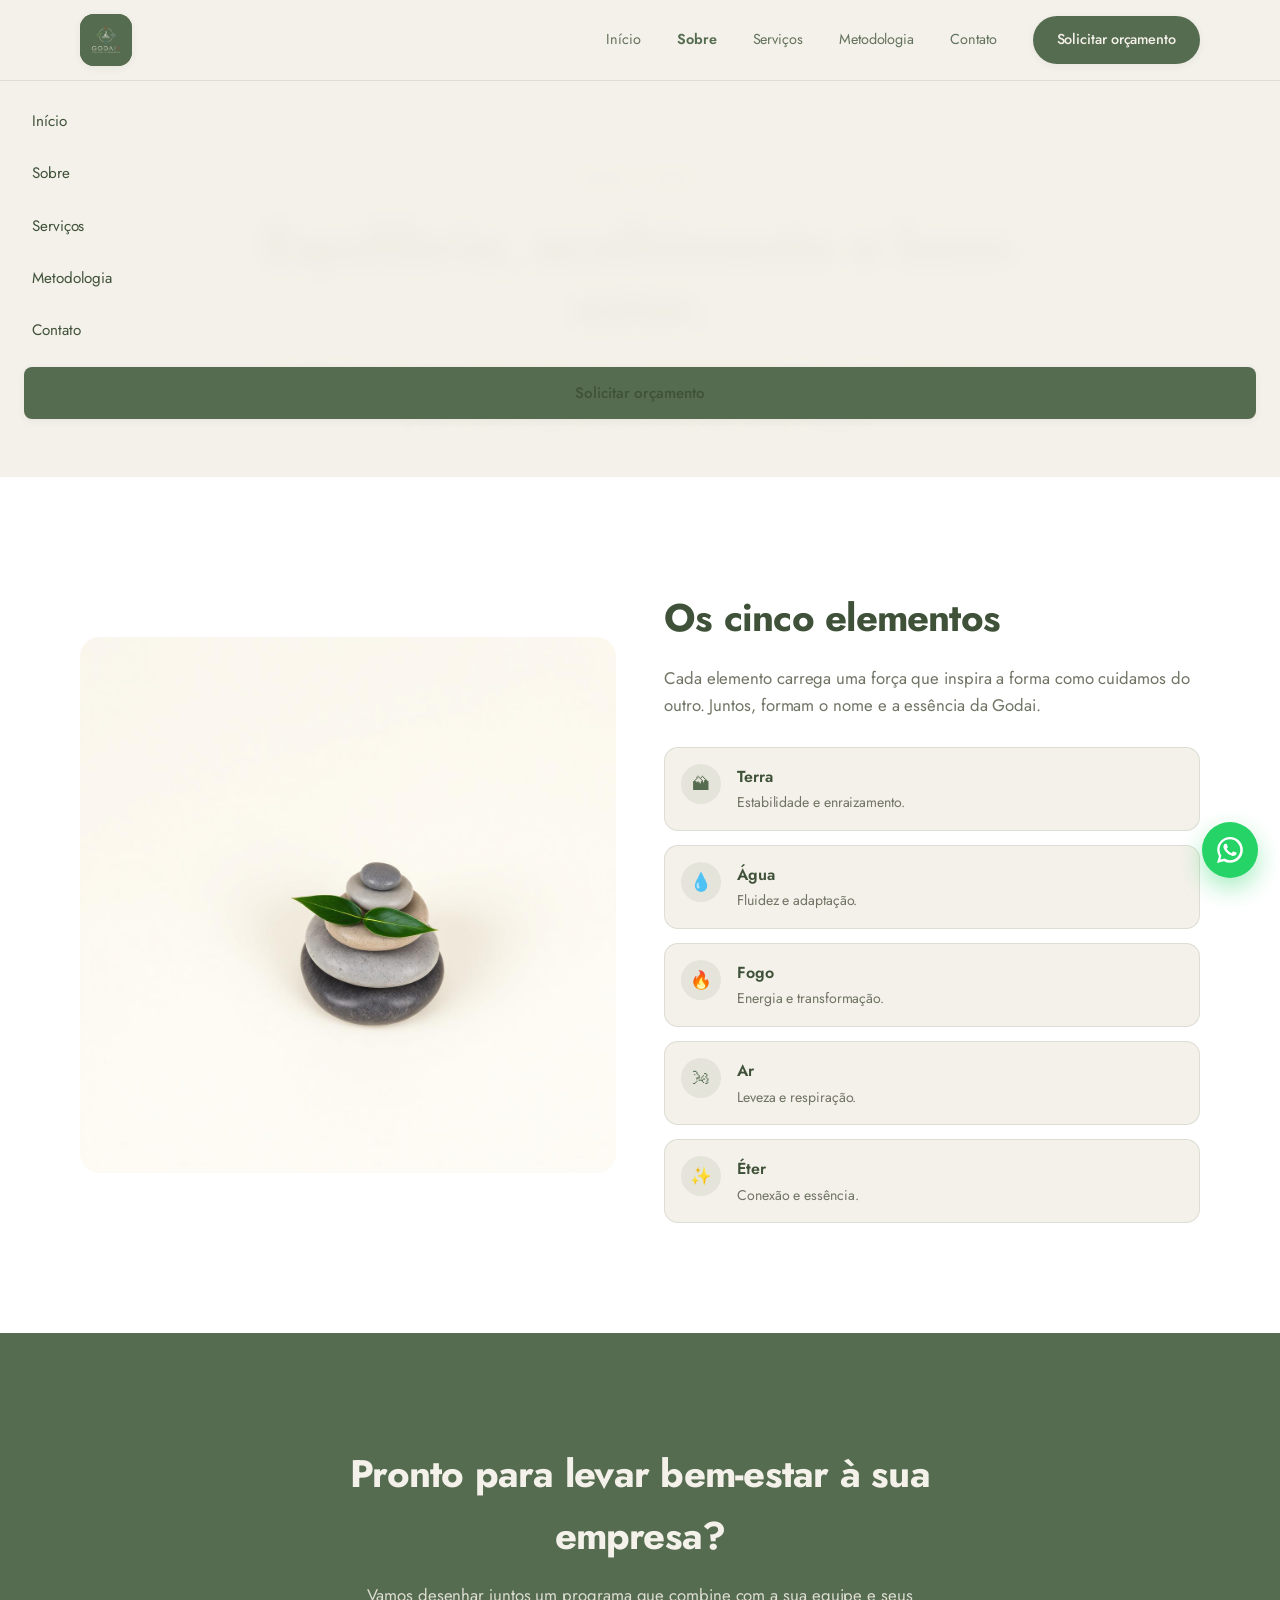
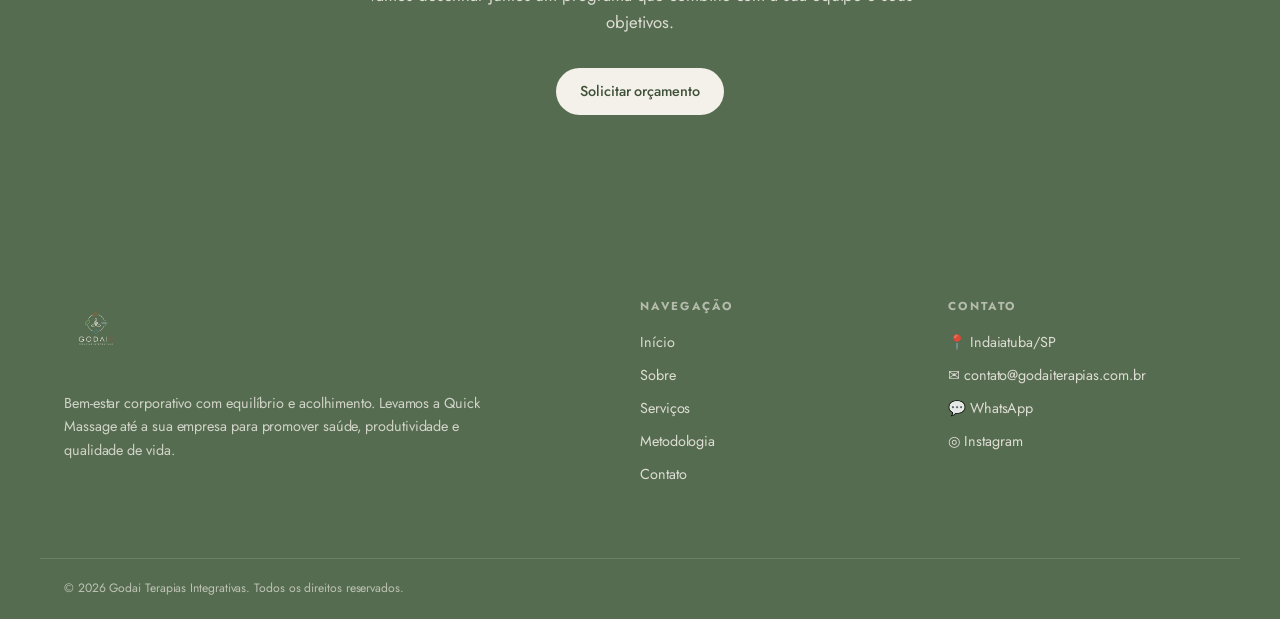
<file: static-version/sobre.html>
<!doctype html>
<html lang="pt-BR">
<head>
<meta charset="utf-8">
<meta name="viewport" content="width=device-width, initial-scale=1">
<title>Sobre — Godai Terapias Integrativas</title>
<meta name="description" content="Conheça a filosofia da Godai: equilíbrio, acolhimento e bem-estar inspirados nos cinco elementos.">
<meta name="author" content="Godai Terapias Integrativas">
<meta property="og:title" content="Sobre — Godai Terapias Integrativas">
<meta property="og:description" content="Conheça a filosofia da Godai: equilíbrio, acolhimento e bem-estar inspirados nos cinco elementos.">
<meta property="og:type" content="website">
<link rel="preconnect" href="https://fonts.googleapis.com">
<link rel="preconnect" href="https://fonts.gstatic.com" crossorigin>
<link rel="stylesheet" href="https://fonts.googleapis.com/css2?family=Jost:wght@300;400;500;600;700&display=swap">
<link rel="stylesheet" href="assets/css/style.css">
<link rel="icon" href="assets/img/godai-logo.png">
</head>
<body>
<header class="site-header" id="siteHeader">
  <div class="container header-inner">
    <a href="index.html" class="logo" aria-label="Godai Terapias Integrativas">
      <span class="logo-frame"><img src="assets/img/godai-logo.png" alt="Godai Terapias Integrativas"></span>
    </a>
    <nav class="nav-desktop">
      <a href="index.html" class="nav-link">Início</a><a href="sobre.html" class="nav-link is-active">Sobre</a><a href="servicos.html" class="nav-link">Serviços</a><a href="metodologia.html" class="nav-link">Metodologia</a><a href="contato.html" class="nav-link">Contato</a>
      <a href="contato.html" class="btn btn-primary btn-pill">Solicitar orçamento</a>
    </nav>
    <button class="nav-toggle" id="navToggle" aria-label="Abrir menu" aria-expanded="false"><span></span><span></span><span></span></button>
  </div>
  <div class="nav-mobile" id="navMobile" hidden>
    <a href="index.html">Início</a><a href="sobre.html">Sobre</a><a href="servicos.html">Serviços</a><a href="metodologia.html">Metodologia</a><a href="contato.html">Contato</a>
    <a href="contato.html" class="btn btn-primary btn-pill">Solicitar orçamento</a>
  </div>
</header>
<main class="site-main">

<section class="page-hero container">
  <span class="eyebrow">Sobre a Godai</span>
  <h1 style="margin-top: 24px;">Equilíbrio, acolhimento e bem-estar.</h1>
  <p>A GODAI Terapias Integrativas nasceu com o propósito de promover equilíbrio, acolhimento e bem-estar através das terapias corporais. Inspirada no conceito oriental dos cinco elementos — Terra, Água, Fogo, Ar e Éter — a marca traduz harmonia entre corpo, mente e ambiente.</p>
</section>
<section class="bg-white">
  <div class="container grid grid-2">
    <div style="border-radius: 20px; overflow: hidden;">
      <img src="assets/img/about-zen.jpg" alt="Composição zen" loading="lazy" style="aspect-ratio: 1/1; object-fit: cover; width: 100%;">
    </div>
    <div>
      <h2>Os cinco elementos</h2>
      <p class="lead" style="margin-top: 16px;">Cada elemento carrega uma força que inspira a forma como cuidamos do outro. Juntos, formam o nome e a essência da Godai.</p>
      <div class="elements-list"><div class="item"><div class="ico">🏔</div><div><div style="font-weight:600;color:var(--sage-deep);">Terra</div><p>Estabilidade e enraizamento.</p></div></div><div class="item"><div class="ico">💧</div><div><div style="font-weight:600;color:var(--sage-deep);">Água</div><p>Fluidez e adaptação.</p></div></div><div class="item"><div class="ico">🔥</div><div><div style="font-weight:600;color:var(--sage-deep);">Fogo</div><p>Energia e transformação.</p></div></div><div class="item"><div class="ico">🌬</div><div><div style="font-weight:600;color:var(--sage-deep);">Ar</div><p>Leveza e respiração.</p></div></div><div class="item"><div class="ico">✨</div><div><div style="font-weight:600;color:var(--sage-deep);">Éter</div><p>Conexão e essência.</p></div></div></div>
    </div>
  </div>
</section>
<section class="bg-sage text-center">
  <div class="container" style="max-width: 720px;">
    <h2>Pronto para levar bem-estar à sua empresa?</h2>
    <p class="lead" style="margin: 16px auto 0;">Vamos desenhar juntos um programa que combine com a sua equipe e seus objetivos.</p>
    <a href="contato.html" class="btn btn-cream btn-pill" style="margin-top: 32px;">Solicitar orçamento</a>
  </div>
</section>
</main>
<footer class="site-footer">
  <div class="container footer-grid">
    <div class="footer-brand">
      <span class="logo-frame logo-frame--sage"><img src="assets/img/godai-logo.png" alt="Godai Terapias Integrativas"></span>
      <p>Bem-estar corporativo com equilíbrio e acolhimento. Levamos a Quick Massage até a sua empresa para promover saúde, produtividade e qualidade de vida.</p>
    </div>
    <div>
      <h4>Navegação</h4>
      <ul>
        <li><a href="index.html">Início</a></li>
        <li><a href="sobre.html">Sobre</a></li>
        <li><a href="servicos.html">Serviços</a></li>
        <li><a href="metodologia.html">Metodologia</a></li>
        <li><a href="contato.html">Contato</a></li>
      </ul>
    </div>
    <div>
      <h4>Contato</h4>
      <ul>
        <li>📍 Indaiatuba/SP</li>
        <li>✉ <a href="mailto:contato@godaiterapias.com.br">contato@godaiterapias.com.br</a></li>
        <li>💬 <a href="https://wa.me/5519999999999?text=Ol%C3%A1%21%20Gostaria%20de%20solicitar%20um%20or%C3%A7amento%20para%20Quick%20Massage%20Corporativa." target="_blank" rel="noopener">WhatsApp</a></li>
        <li>◎ <a href="https://instagram.com/godaiterapias" target="_blank" rel="noopener">Instagram</a></li>
      </ul>
    </div>
  </div>
  <div class="footer-bottom container">
    <p>© 2026 Godai Terapias Integrativas. Todos os direitos reservados.</p>
  </div>
</footer>
<a href="https://wa.me/5519999999999?text=Ol%C3%A1%21%20Gostaria%20de%20solicitar%20um%20or%C3%A7amento%20para%20Quick%20Massage%20Corporativa." class="whatsapp-float" target="_blank" rel="noopener" aria-label="Falar no WhatsApp">
  <svg viewBox="0 0 24 24" width="26" height="26" fill="currentColor"><path d="M20.52 3.48A11.93 11.93 0 0 0 12.04 0C5.5 0 .2 5.3.2 11.84a11.78 11.78 0 0 0 1.6 5.94L0 24l6.36-1.66a11.85 11.85 0 0 0 5.68 1.45h.01c6.54 0 11.84-5.3 11.84-11.84 0-3.16-1.23-6.13-3.37-8.47ZM12.05 21.4h-.01a9.55 9.55 0 0 1-4.86-1.33l-.35-.21-3.77.99 1.01-3.67-.23-.38a9.5 9.5 0 0 1-1.46-5.07c0-5.27 4.29-9.55 9.57-9.55 2.55 0 4.95.99 6.76 2.8a9.5 9.5 0 0 1 2.8 6.76c0 5.28-4.29 9.66-9.46 9.66Zm5.46-7.16c-.3-.15-1.77-.87-2.05-.97-.27-.1-.47-.15-.67.15s-.77.97-.94 1.17c-.17.2-.35.22-.65.07s-1.27-.47-2.42-1.5c-.9-.8-1.5-1.79-1.68-2.09-.17-.3-.02-.46.13-.61.13-.13.3-.35.45-.52.15-.17.2-.3.3-.5.1-.2.05-.37-.02-.52-.07-.15-.67-1.62-.92-2.22-.24-.58-.49-.5-.67-.51l-.57-.01a1.1 1.1 0 0 0-.8.37c-.27.3-1.04 1.02-1.04 2.49s1.07 2.89 1.22 3.09c.15.2 2.1 3.2 5.08 4.49.71.31 1.26.49 1.69.63.71.23 1.36.2 1.87.12.57-.08 1.77-.72 2.02-1.42.25-.7.25-1.3.17-1.42-.07-.12-.27-.2-.57-.35Z"/></svg>
</a>
<script src="assets/js/main.js"></script>
</body>
</html>
</file>
<file: static-version/assets/css/style.css>
/* Godai Terapias Integrativas — versão estática
   Tokens da identidade visual (espelham src/styles.css). */
:root {
  --sage: #566C50;
  --sage-deep: #3F5239;
  --cream: #F4F1EA;
  --leaf: #98C66A;
  --sereno: #4B90AA;
  --brisa: #A8BFC9;
  --terracota: #C65A2E;
  --selo: #E73635;

  --bg: var(--cream);
  --fg: #2A2D24;
  --muted: #6F7464;
  --border: rgba(86,108,80,0.15);
  --radius: 14px;
  --shadow-sm: 0 2px 8px rgba(40,50,30,.06);
  --shadow-md: 0 8px 24px rgba(40,50,30,.10);
  --shadow-xl: 0 24px 60px rgba(40,50,30,.18);
  --container: 1200px;
}

*,*::before,*::after { box-sizing: border-box; }
html { scroll-behavior: smooth; }
body {
  margin: 0;
  font-family: "Jost","Futura","Century Gothic","URW Gothic",system-ui,sans-serif;
  background: var(--bg);
  color: var(--fg);
  -webkit-font-smoothing: antialiased;
  letter-spacing: -.005em;
  line-height: 1.6;
}
img { max-width: 100%; display: block; }
a { color: inherit; text-decoration: none; }
h1,h2,h3,h4 { font-family: inherit; font-weight: 700; letter-spacing: -.02em; color: var(--sage-deep); margin: 0; }
h1 { font-size: clamp(2.2rem, 4.5vw, 3.5rem); line-height: 1.1; }
h2 { font-size: clamp(1.7rem, 3vw, 2.4rem); }
h3 { font-size: 1.25rem; }
p  { margin: 0; }
ul { margin: 0; padding: 0; list-style: none; }
em { font-style: normal; color: var(--sage); }

.container { max-width: var(--container); margin: 0 auto; padding: 0 24px; }
@media (min-width: 1024px) { .container { padding: 0 40px; } }

/* ---------- HEADER ---------- */
.site-header {
  position: fixed; inset: 0 0 auto 0; z-index: 50;
  transition: background .3s ease, border-color .3s ease, backdrop-filter .3s ease;
  background: transparent;
}
.site-header.is-scrolled {
  background: rgba(244,241,234,.85);
  backdrop-filter: blur(10px);
  border-bottom: 1px solid var(--border);
}
.header-inner {
  display: flex; align-items: center; justify-content: space-between;
  padding: 14px 24px;
}
@media (min-width: 1024px){ .header-inner { padding: 14px 40px; } }
.logo { display: inline-flex; align-items: center; }
.logo-frame {
  display: inline-block;
  background: var(--sage);
  border-radius: 14px;
  overflow: hidden;
  box-shadow: var(--shadow-sm);
  transition: transform .2s ease;
}
.logo-frame:hover { transform: scale(1.02); }
.logo-frame img { height: 52px; width: auto; }
.logo-frame--sage { background: var(--sage); box-shadow: none; }
.logo-frame--sage img { height: 64px; }

.nav-desktop { display: none; align-items: center; gap: 36px; }
@media (min-width: 768px){ .nav-desktop { display: flex; } }
.nav-link { font-size: .9rem; color: rgba(63,82,57,.8); transition: color .2s; }
.nav-link:hover { color: var(--sage); }
.nav-link.is-active { color: var(--sage); font-weight: 600; }

.btn { display: inline-flex; align-items: center; gap: 8px; border: 0; cursor: pointer; font: inherit; transition: all .2s ease; padding: 12px 24px; font-size: .9rem; font-weight: 500; }
.btn-pill { border-radius: 999px; }
.btn-primary { background: var(--sage); color: var(--cream); box-shadow: var(--shadow-sm); }
.btn-primary:hover { background: var(--sage-deep); box-shadow: var(--shadow-md); }
.btn-outline { background: transparent; color: var(--sage-deep); border: 1px solid rgba(86,108,80,.3); }
.btn-outline:hover { background: rgba(86,108,80,.05); border-color: var(--sage); }
.btn-cream { background: var(--cream); color: var(--sage-deep); }
.btn-cream:hover { transform: scale(1.02); }

.nav-toggle { display: inline-flex; flex-direction: column; gap: 5px; padding: 10px; background: transparent; border: 0; cursor: pointer; }
@media (min-width: 768px){ .nav-toggle { display: none; } }
.nav-toggle span { display: block; width: 22px; height: 2px; background: var(--sage); border-radius: 2px; transition: all .2s; }
.nav-toggle.is-open span:nth-child(1){ transform: translateY(7px) rotate(45deg); }
.nav-toggle.is-open span:nth-child(2){ opacity: 0; }
.nav-toggle.is-open span:nth-child(3){ transform: translateY(-7px) rotate(-45deg); }

.nav-mobile {
  display: flex; flex-direction: column; gap: 4px;
  padding: 16px 24px;
  background: rgba(244,241,234,.97);
  backdrop-filter: blur(10px);
  border-top: 1px solid var(--border);
}
.nav-mobile a { padding: 12px 8px; border-radius: 8px; font-size: .95rem; color: var(--sage-deep); }
.nav-mobile a:hover { background: rgba(86,108,80,.06); }
.nav-mobile .btn { margin-top: 8px; justify-content: center; padding: 14px; }

/* ---------- LAYOUT ---------- */
.site-main { padding-top: 84px; min-height: calc(100vh - 200px); }

section { padding: 80px 0; }
@media (min-width: 768px){ section { padding: 110px 0; } }
.section-tight { padding: 64px 0; }

.bg-white { background: #fff; }
.bg-sage  { background: var(--sage); color: var(--cream); }
.bg-sage h2, .bg-sage h3 { color: var(--cream); }
.text-center { text-align: center; }

.eyebrow {
  display: inline-flex; align-items: center; gap: 8px;
  font-size: .72rem; font-weight: 600; letter-spacing: .25em;
  text-transform: uppercase; color: var(--sage);
}
.eyebrow-pill {
  border: 1px solid rgba(86,108,80,.2);
  border-radius: 999px;
  padding: 6px 16px;
  background: var(--cream);
}
.eyebrow.on-dark { color: rgba(244,241,234,.7); }

.lead { color: var(--muted); font-size: 1.05rem; max-width: 560px; }
.bg-sage .lead { color: rgba(244,241,234,.85); }

.grid { display: grid; gap: 48px; }
.grid-2 { grid-template-columns: 1fr; }
.grid-3 { grid-template-columns: 1fr; gap: 24px; }
.grid-4 { grid-template-columns: 1fr; gap: 24px; }
@media (min-width: 768px){
  .grid-2 { grid-template-columns: 1fr 1fr; align-items: center; }
  .grid-3 { grid-template-columns: 1fr 1fr; }
  .grid-4 { grid-template-columns: 1fr 1fr; }
}
@media (min-width: 1024px){
  .grid-3 { grid-template-columns: repeat(3, 1fr); }
  .grid-4 { grid-template-columns: repeat(4, 1fr); }
}

/* ---------- HERO ---------- */
.hero { padding: 64px 0; }
@media (min-width: 768px){ .hero { padding: 100px 0; } }
.hero-img {
  position: relative;
  border-radius: 24px; overflow: hidden;
  box-shadow: var(--shadow-xl);
}
.hero-img img { aspect-ratio: 3/2; object-fit: cover; width: 100%; }
.hero-bubble {
  position: absolute; left: -24px; bottom: -24px;
  background: var(--cream);
  border: 1px solid var(--border);
  border-radius: 16px; padding: 18px;
  box-shadow: var(--shadow-md);
  display: none;
}
@media (min-width: 768px){ .hero-bubble { display: flex; align-items: center; gap: 12px; } }
.hero-bubble .dot { width: 40px; height: 40px; border-radius: 999px; background: rgba(86,108,80,.1); display: grid; place-items: center; color: var(--sage); font-size: 18px; }

/* ---------- CARDS ---------- */
.card {
  background: #fff; border: 1px solid var(--border); border-radius: 16px;
  padding: 28px; transition: all .25s ease; position: relative; overflow: hidden;
}
.card:hover { transform: translateY(-4px); border-color: rgba(86,108,80,.3); box-shadow: var(--shadow-xl); }
.card .tag { display: inline-flex; align-items: center; gap: 6px; padding: 4px 12px; border-radius: 999px; background: rgba(86,108,80,.1); color: var(--sage-deep); font-size: .72rem; }
.card .tag.cream { background: var(--cream); }
.card-tags { margin-top: 14px; display: flex; flex-wrap: wrap; gap: 8px; }
.card p { color: var(--muted); font-size: .92rem; margin-top: 16px; }

/* ---------- ELEMENT CHIPS ---------- */
.elements { display: grid; grid-template-columns: repeat(5, 1fr); gap: 10px; margin-top: 32px; }
.element {
  display: flex; flex-direction: column; align-items: center; gap: 6px;
  padding: 12px 6px; background: rgba(244,241,234,.5);
  border: 1px solid var(--border); border-radius: 12px;
  font-size: .7rem; color: var(--sage-deep);
}
.element span:first-child { font-size: 1.4rem; }

/* ---------- BENEFITS ---------- */
.benefits { display: grid; grid-template-columns: 1fr; gap: 14px; margin-top: 48px; }
@media (min-width: 640px){ .benefits { grid-template-columns: 1fr 1fr; } }
@media (min-width: 1024px){ .benefits { grid-template-columns: repeat(3, 1fr); } }
.benefit {
  display: flex; gap: 12px; align-items: flex-start;
  background: rgba(244,241,234,.07); border: 1px solid rgba(244,241,234,.18);
  padding: 18px; border-radius: 14px; color: rgba(244,241,234,.95);
  font-size: .9rem;
}
.benefit .check { flex: 0 0 24px; height: 24px; border-radius: 999px; background: rgba(244,241,234,.18); display: grid; place-items: center; }

/* ---------- PRICING TABLE ---------- */
.pricing-card {
  background: #fff; border: 1px solid var(--border); border-radius: 20px; overflow: hidden;
  box-shadow: var(--shadow-sm); margin-top: 48px;
}
.pricing-row { display: grid; grid-template-columns: 1fr 1fr; gap: 8px 16px; padding: 20px 24px; border-bottom: 1px solid rgba(86,108,80,.08); }
.pricing-row:last-child { border-bottom: 0; }
.pricing-row .time { font-size: 1.6rem; font-weight: 700; color: var(--sage); }
.pricing-row .col-label { font-size: .68rem; text-transform: uppercase; letter-spacing: .1em; color: var(--muted); }
.pricing-row .val { font-weight: 600; color: var(--sage-deep); }
.pricing-row .cap { color: var(--muted); font-size: .88rem; }
@media (min-width: 768px){
  .pricing-row { grid-template-columns: .8fr 1fr 1fr 1fr 1fr; align-items: center; gap: 16px; }
  .pricing-row .col-label { display: none; }
  .pricing-head { display: grid; grid-template-columns: .8fr 1fr 1fr 1fr 1fr; gap: 16px; padding: 16px 24px; background: rgba(86,108,80,.05); font-size: .72rem; text-transform: uppercase; letter-spacing: .1em; color: var(--sage-deep); font-weight: 600; }
}
.pricing-head { display: none; }
.pricing-note { text-align: center; font-size: .78rem; color: var(--muted); margin-top: 14px; }

/* ---------- TIMELINE METODOLOGIA ---------- */
.timeline { position: relative; padding: 0 0 0 32px; border-left: 1px solid rgba(86,108,80,.25); display: flex; flex-direction: column; gap: 36px; max-width: 720px; margin: 56px auto 0; }
.timeline-item { position: relative; }
.timeline-item .marker {
  position: absolute; left: -52px; top: 4px;
  width: 38px; height: 38px; border-radius: 999px;
  background: var(--cream); border: 1px solid rgba(86,108,80,.2);
  display: grid; place-items: center; color: var(--sage); font-weight: 600;
}
.timeline-item .body {
  background: rgba(244,241,234,.5); border: 1px solid var(--border);
  border-radius: 14px; padding: 22px;
}
.timeline-item .step { font-size: .7rem; font-weight: 600; text-transform: uppercase; letter-spacing: .1em; color: var(--sage); }
.timeline-item h3 { margin-top: 6px; font-size: 1.15rem; }
.timeline-item p { color: var(--muted); font-size: .9rem; margin-top: 6px; }

/* ---------- ABOUT / SOBRE LIST ---------- */
.elements-list { display: flex; flex-direction: column; gap: 14px; margin-top: 28px; }
.elements-list .item { display: flex; gap: 16px; padding: 16px; background: var(--cream); border: 1px solid var(--border); border-radius: 14px; }
.elements-list .item .ico { width: 40px; height: 40px; border-radius: 999px; background: rgba(86,108,80,.1); color: var(--sage); display: grid; place-items: center; font-size: 1.1rem; flex-shrink: 0; }
.elements-list .item p { color: var(--muted); font-size: .88rem; margin-top: 2px; }

/* ---------- FORM CONTATO ---------- */
.contact-card { background: #fff; border: 1px solid var(--border); border-radius: 20px; padding: 32px; box-shadow: var(--shadow-sm); }
.field { display: flex; flex-direction: column; gap: 8px; }
.field + .field { margin-top: 18px; }
.field-row { display: grid; grid-template-columns: 1fr; gap: 18px; margin-top: 18px; }
@media (min-width: 640px){ .field-row { grid-template-columns: 1fr 1fr; } }
.field label { font-size: .72rem; font-weight: 600; text-transform: uppercase; letter-spacing: .1em; color: var(--sage-deep); }
.field input, .field textarea, .field select {
  font: inherit; padding: 12px 16px; border-radius: 10px;
  border: 1px solid rgba(86,108,80,.2); background: rgba(244,241,234,.5);
  outline: none; transition: all .2s; color: var(--fg);
}
.field input:focus, .field textarea:focus, .field select:focus { background: #fff; border-color: var(--sage); }
.contact-info { display: flex; flex-direction: column; gap: 14px; margin-top: 36px; font-size: .9rem; color: var(--sage-deep); }
.contact-info a { color: var(--sage-deep); }
.contact-info a:hover { color: var(--sage); }
.contact-info .line { display: flex; align-items: center; gap: 12px; }
.contact-info .line .ico { width: 36px; height: 36px; border-radius: 999px; background: rgba(86,108,80,.1); color: var(--sage); display: grid; place-items: center; }

/* ---------- FOOTER ---------- */
.site-footer { background: var(--sage); color: var(--cream); margin-top: 0; }
.footer-grid { display: grid; grid-template-columns: 1fr; gap: 40px; padding: 64px 24px; }
@media (min-width: 768px){ .footer-grid { grid-template-columns: 2fr 1fr 1fr; padding: 72px 24px; } }
.footer-brand p { color: rgba(244,241,234,.78); font-size: .9rem; max-width: 420px; margin-top: 24px; line-height: 1.6; }
.site-footer h4 { color: rgba(244,241,234,.6); font-size: .72rem; letter-spacing: .2em; text-transform: uppercase; }
.site-footer ul { margin-top: 16px; display: flex; flex-direction: column; gap: 10px; font-size: .9rem; color: rgba(244,241,234,.85); }
.site-footer ul a { color: rgba(244,241,234,.85); }
.site-footer ul a:hover { color: var(--cream); }
.footer-bottom { display: flex; flex-wrap: wrap; gap: 12px; justify-content: space-between; align-items: center; padding: 20px 24px; border-top: 1px solid rgba(244,241,234,.15); font-size: .76rem; color: rgba(244,241,234,.65); }
.footer-admin { color: rgba(244,241,234,.4); }
.footer-admin:hover { color: rgba(244,241,234,.85); }

/* ---------- WHATSAPP FLOAT ---------- */
.whatsapp-float {
  position: fixed; right: 22px; bottom: 22px; z-index: 60;
  width: 56px; height: 56px; border-radius: 999px;
  background: #25D366; color: #fff;
  display: grid; place-items: center;
  box-shadow: 0 10px 25px rgba(37,211,102,.4);
  transition: transform .2s ease;
}
.whatsapp-float:hover { transform: scale(1.08); }

/* ---------- PAGE HEADERS ---------- */
.page-hero { text-align: center; padding: 80px 0 40px; max-width: 760px; margin: 0 auto; }
.page-hero p { color: var(--muted); margin-top: 20px; font-size: 1.05rem; }

/* ---------- ALERTS ---------- */
.alert { padding: 14px 18px; border-radius: 12px; margin-bottom: 20px; font-size: .9rem; }
.alert-success { background: rgba(152,198,106,.15); color: #355a1f; border: 1px solid rgba(152,198,106,.4); }
.alert-error { background: rgba(231,54,53,.1); color: #8a1d1c; border: 1px solid rgba(231,54,53,.3); }

/* ---------- ADMIN ---------- */
.admin-shell { min-height: 100vh; background: var(--cream); }
.admin-topbar { background: #fff; border-bottom: 1px solid var(--border); padding: 16px 24px; display: flex; justify-content: space-between; align-items: center; }
.admin-topbar .brand { display: flex; align-items: center; gap: 12px; font-weight: 600; color: var(--sage-deep); }
.admin-tabs { display: flex; gap: 4px; padding: 24px 24px 0; max-width: 1100px; margin: 0 auto; flex-wrap: wrap; }
.admin-tabs a { padding: 10px 18px; border-radius: 10px 10px 0 0; background: rgba(86,108,80,.08); color: var(--sage-deep); font-size: .9rem; }
.admin-tabs a.is-active { background: #fff; color: var(--sage); font-weight: 600; box-shadow: 0 -2px 0 var(--sage) inset; }
.admin-content { max-width: 1100px; margin: 0 auto; padding: 24px; background: #fff; border-radius: 0 14px 14px 14px; }
.admin-section + .admin-section { margin-top: 40px; }
.admin-grid { display: grid; gap: 14px; grid-template-columns: 1fr; }
@media (min-width: 768px){ .admin-grid-2 { grid-template-columns: 1fr 1fr; } }
.admin-card { border: 1px solid var(--border); border-radius: 14px; padding: 18px; background: rgba(244,241,234,.4); }
.login-shell { min-height: 100vh; display: grid; place-items: center; background: var(--cream); padding: 24px; }
.login-card { width: 100%; max-width: 380px; background: #fff; padding: 36px; border-radius: 20px; box-shadow: var(--shadow-md); }
.login-card h1 { font-size: 1.6rem; text-align: center; }
.login-card p.sub { text-align: center; color: var(--muted); margin-top: 8px; font-size: .9rem; }

/* ---------- ANIMATIONS ---------- */
@keyframes fadeUp { from { opacity: 0; transform: translateY(16px); } to { opacity: 1; transform: translateY(0); } }
.fade-up { animation: fadeUp .8s ease-out both; }
.fade-up-d1 { animation: fadeUp .8s ease-out .15s both; }
.fade-up-d2 { animation: fadeUp .8s ease-out .3s both; }
</file>
